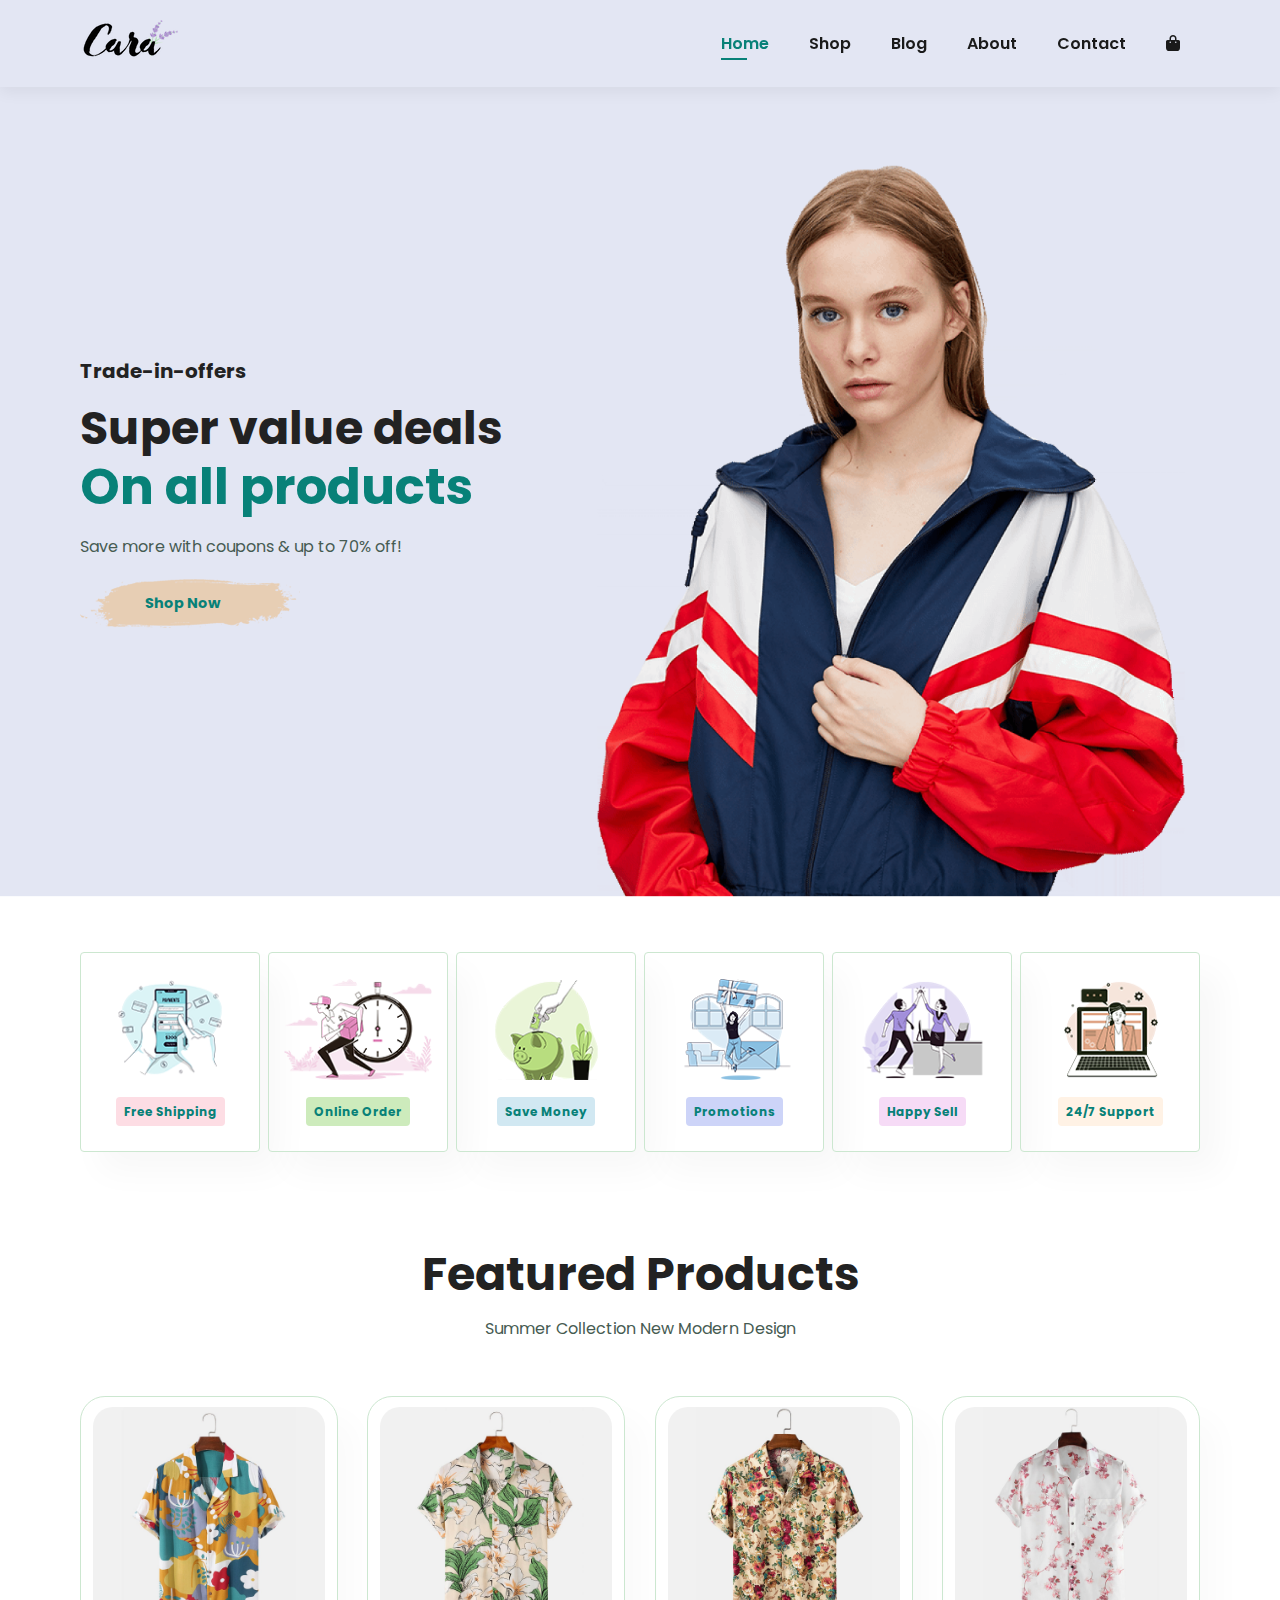
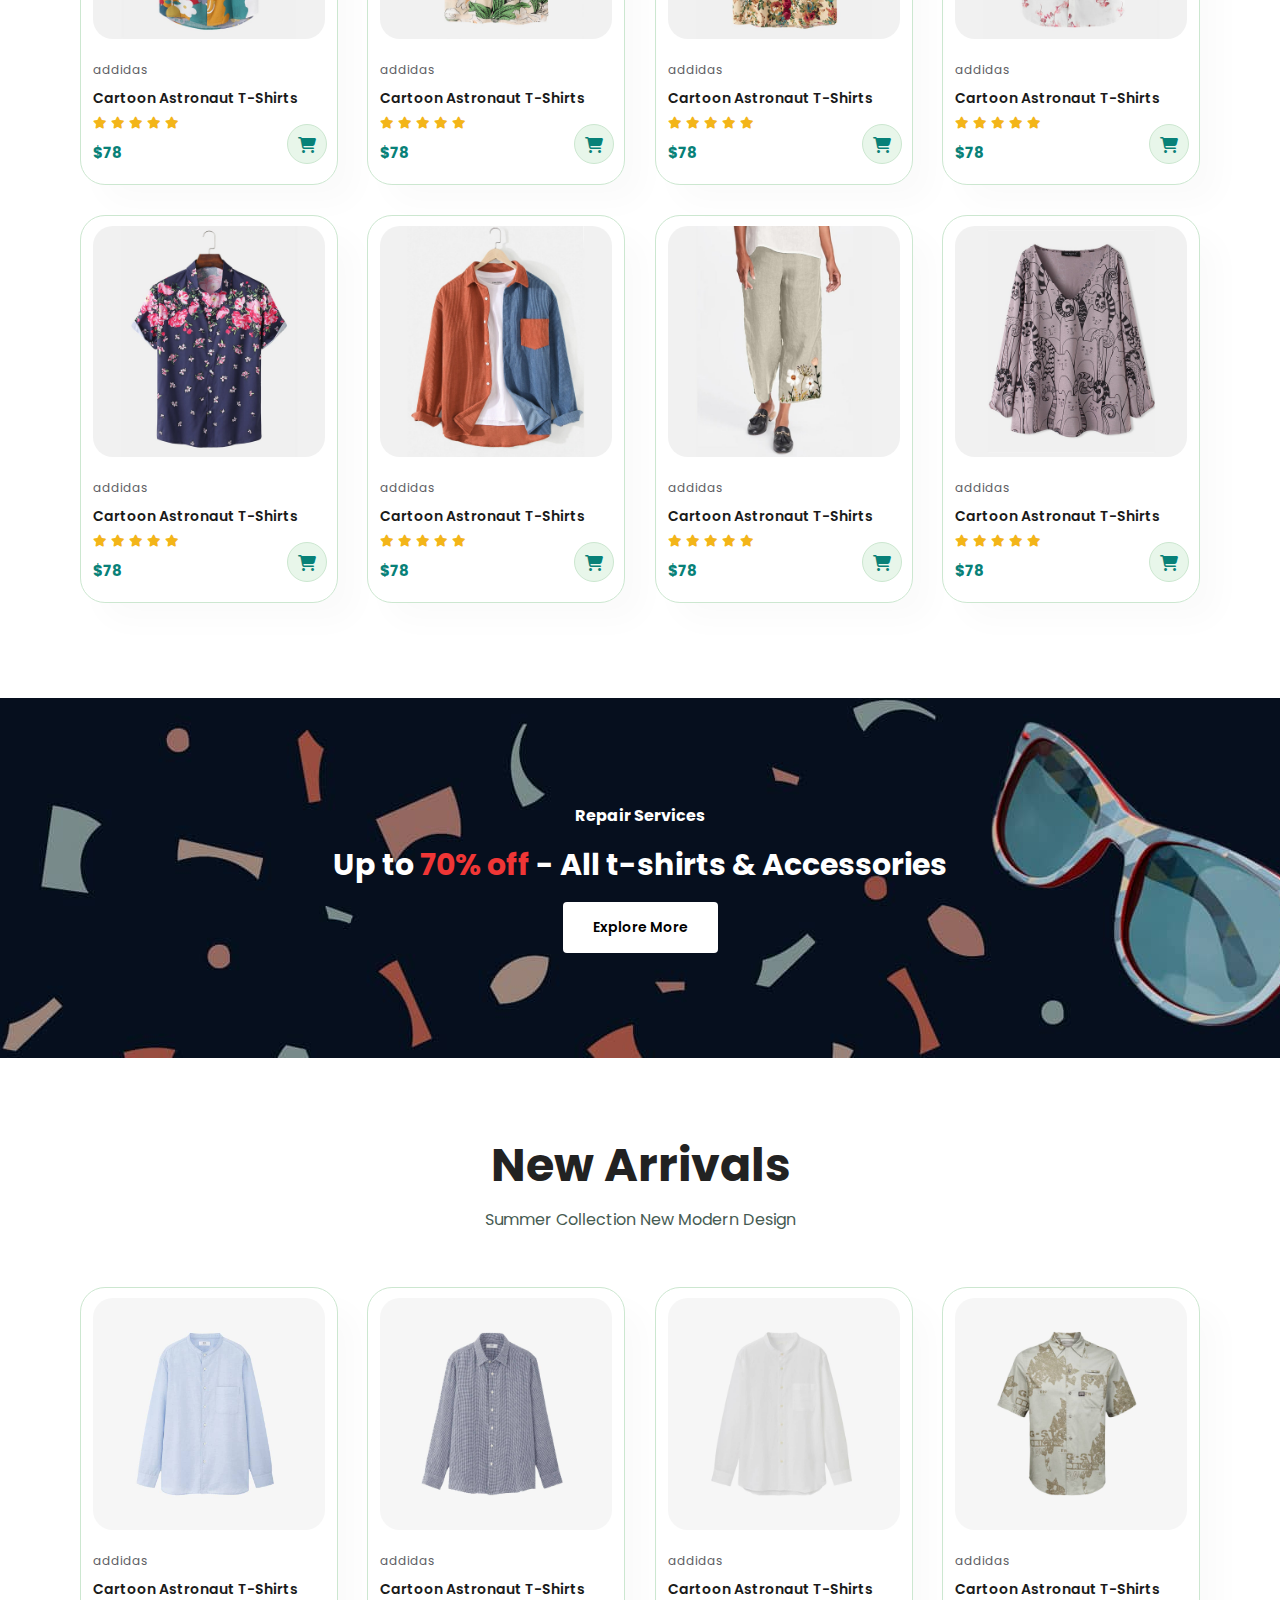
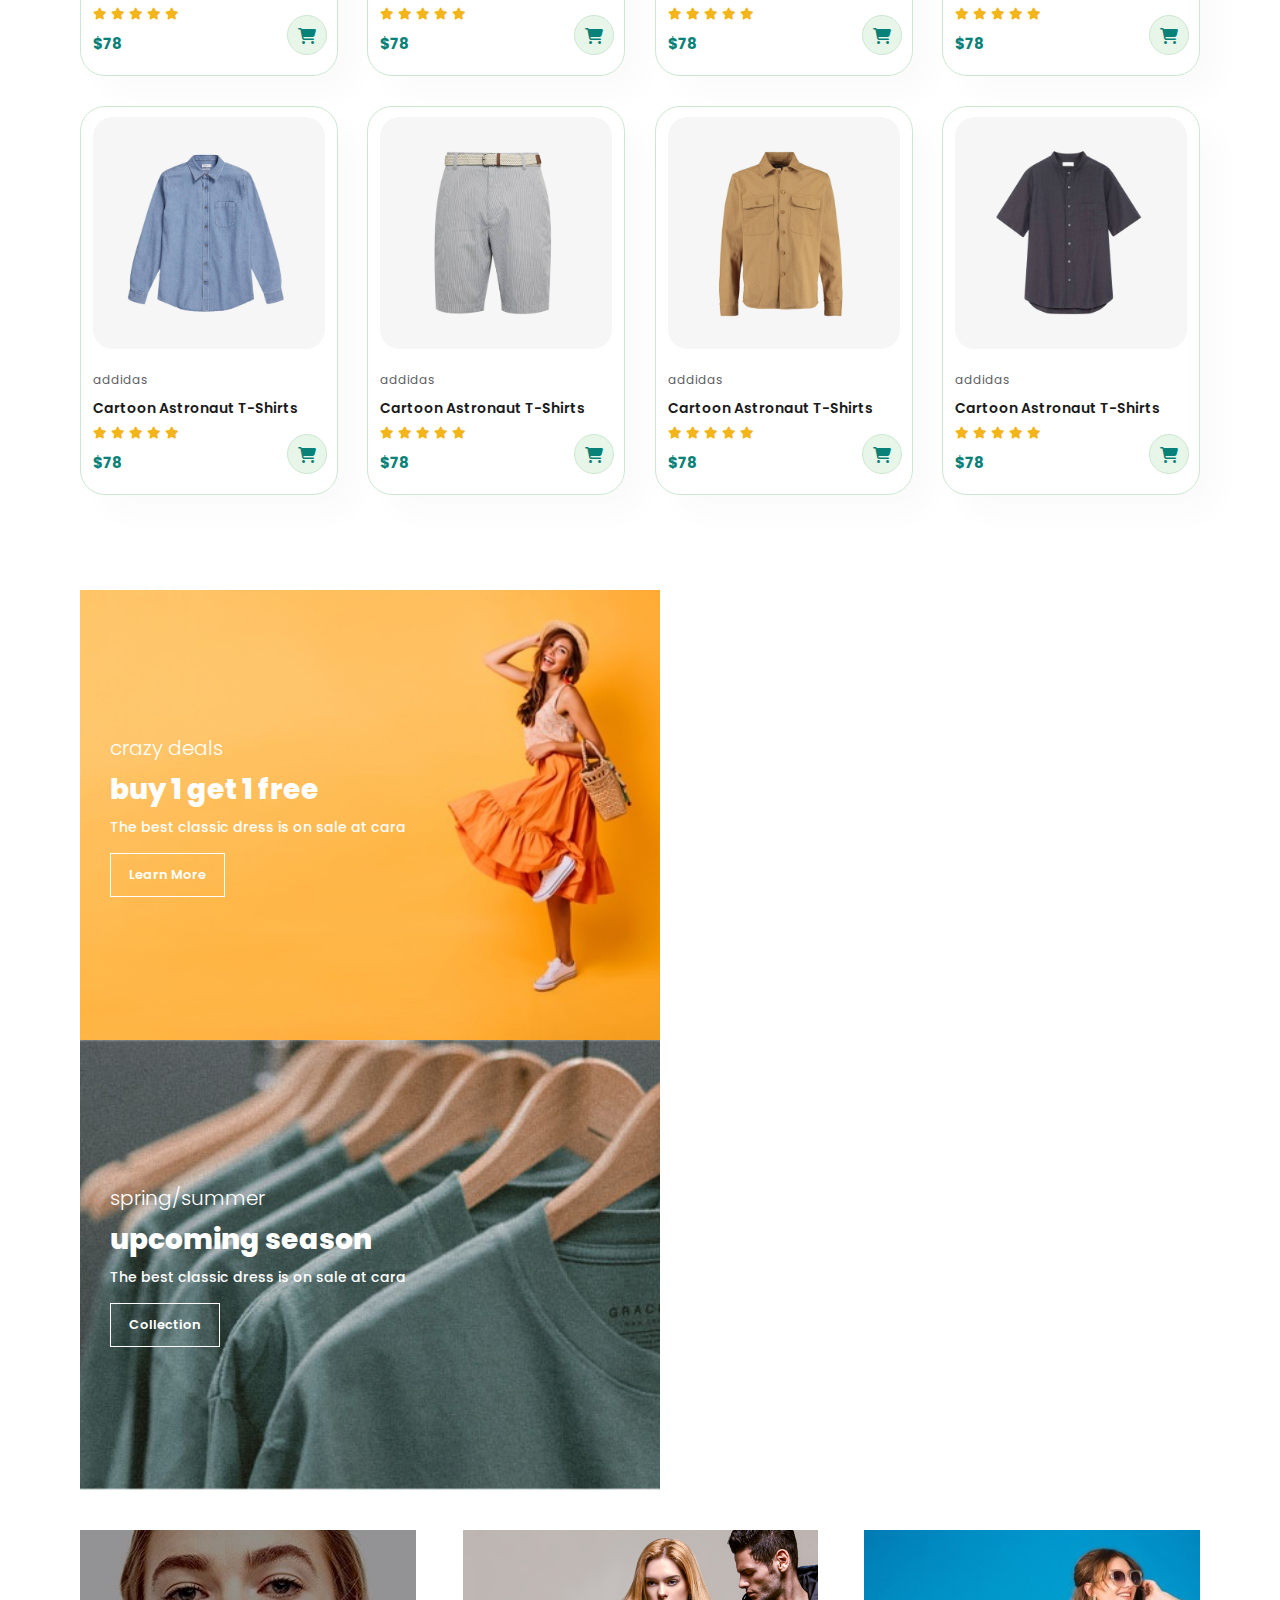
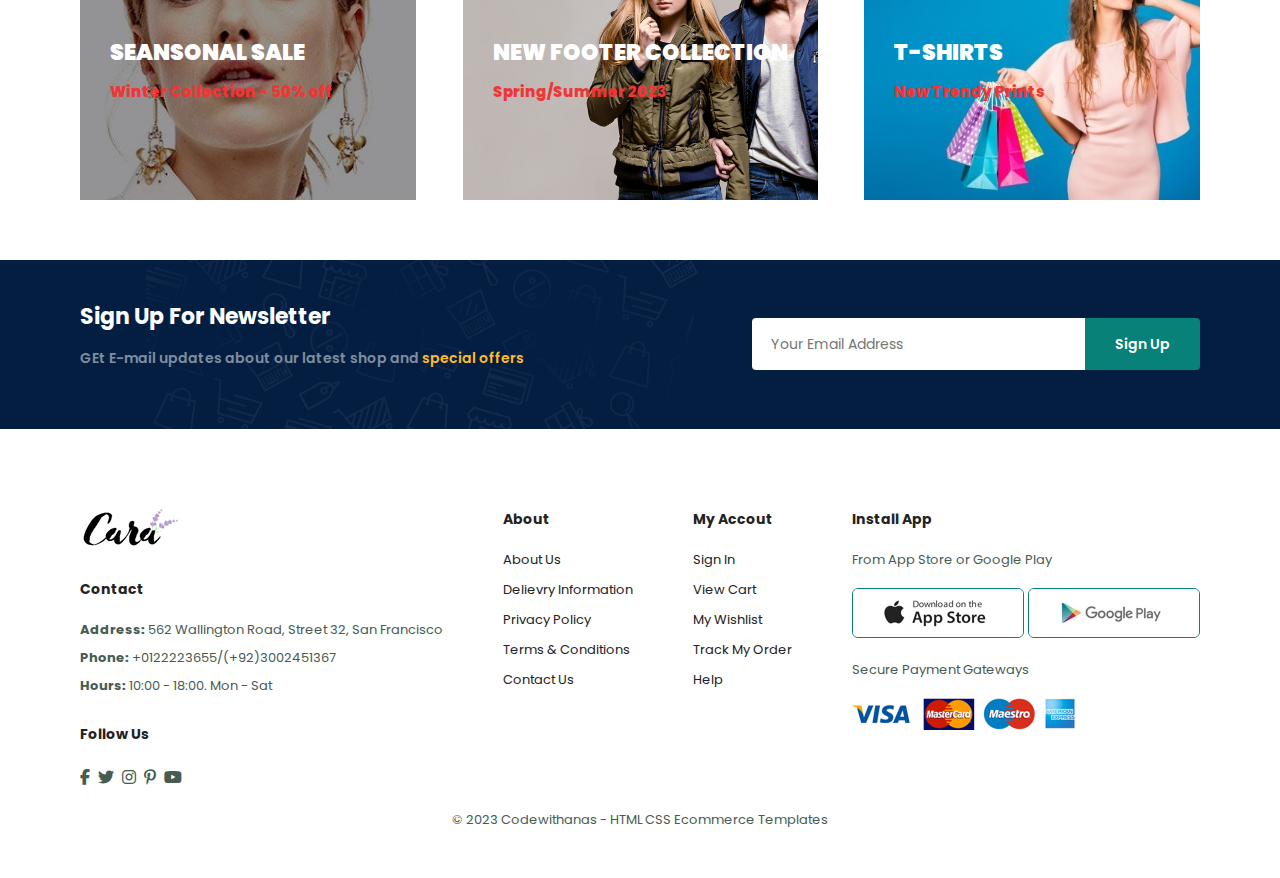
<file: index.html>
<!DOCTYPE html>
<html lang="en">
<head>
    <meta charset="UTF-8">
    <meta http-equiv="X-UA-Compatible" content="IE=edge">
    <meta name="viewport" content="width=device-width, initial-scale=1.0">
    <title>Document</title>
    <link rel="stylesheet" href="https://cdnjs.cloudflare.com/ajax/libs/font-awesome/6.4.0/css/all.min.css"/>
    <link rel="stylesheet" href="css/style.css">
    <link rel="stylesheet" href="css/media.css">
</head>
<body>
    <!-- Header  -->

    <section id="header">
        <a href="index.html"><img src="img/logo.png" class="logo" alt=""></a>
        <div>
            <ul id="navbar">
                <li><a href="index.html" class="active">Home</a></li>
                <li><a href="shop.html">Shop</a></li>
                <li><a href="blog.html">Blog</a></li>
                <li><a href="about.html">About</a></li>
                <li><a href="contact.html">Contact</a></li>
                <li><a href="cart.html" id="cart"><i class="fa-solid fa-bag-shopping"></i></a></li>
                <a href="#" id="close"><i class="fas fa-times"></i></a>
            </ul>
        </div>
        <div id="mobile">
            <a href="cart.html"><i class="fa-solid fa-bag-shopping"></i></a>
            <i class="fas fa-outdent" id="bars"></i>
        </div>
    </section>

    <!-- Hero  -->

    <section id="hero">
        <h4>Trade-in-offers</h4>
        <h2>Super value deals</h2>
        <h1>On all products</h1>
        <p>Save more with coupons & up to 70% off!</p>
        <button>Shop Now</button>
    </section>

    <!-- Feature  -->

    <section id="feature" class="section-p1">
        <div class="fe-box">
            <img src="img/features/f1.png" alt="">
            <h6>Free Shipping</h6>
        </div>

        <div class="fe-box">
            <img src="img/features/f2.png" alt="">
            <h6>Online Order</h6>
        </div>

        <div class="fe-box">
            <img src="img/features/f3.png" alt="">
            <h6>Save Money</h6>
        </div>

        <div class="fe-box">
            <img src="img/features/f4.png" alt="">
            <h6>Promotions</h6>
        </div>

        <div class="fe-box">
            <img src="img/features/f5.png" alt="">
            <h6>Happy Sell</h6>
        </div>

        <div class="fe-box">
            <img src="img/features/f6.png" alt="">
            <h6>24/7 Support</h6>
        </div>
    </section>

    <!-- Featured Product  -->

    <section id="product-1" class="section-p1">
        <h2>Featured Products</h2>
        <p>Summer Collection New Modern Design</p>
        <div class="pro-container">
            <div class="pro">
                <img src="img/products/f1.jpg" alt="">
                <div class="desc">
                    <span>addidas</span>
                    <h5>Cartoon Astronaut T-Shirts</h5>
                    <div class="star">
                        <i class="fas fa-star"></i>
                        <i class="fas fa-star"></i>
                        <i class="fas fa-star"></i>
                        <i class="fas fa-star"></i>
                        <i class="fas fa-star"></i>
                    </div>
                    <h4>$78</h4>
                </div>
                <a href="#"><i class="fas fa-shopping-cart cart"></i></a>
            </div>

            <div class="pro">
                <img src="img/products/f2.jpg" alt="">
                <div class="desc">
                    <span>addidas</span>
                    <h5>Cartoon Astronaut T-Shirts</h5>
                    <div class="star">
                        <i class="fas fa-star"></i>
                        <i class="fas fa-star"></i>
                        <i class="fas fa-star"></i>
                        <i class="fas fa-star"></i>
                        <i class="fas fa-star"></i>
                    </div>
                    <h4>$78</h4>
                </div>
                <a href="#"><i class="fas fa-shopping-cart cart"></i></a>
            </div>

            <div class="pro">
                <img src="img/products/f3.jpg" alt="">
                <div class="desc">
                    <span>addidas</span>
                    <h5>Cartoon Astronaut T-Shirts</h5>
                    <div class="star">
                        <i class="fas fa-star"></i>
                        <i class="fas fa-star"></i>
                        <i class="fas fa-star"></i>
                        <i class="fas fa-star"></i>
                        <i class="fas fa-star"></i>
                    </div>
                    <h4>$78</h4>
                </div>
                <a href="#"><i class="fas fa-shopping-cart cart"></i></a>
            </div>

            <div class="pro">
                <img src="img/products/f4.jpg" alt="">
                <div class="desc">
                    <span>addidas</span>
                    <h5>Cartoon Astronaut T-Shirts</h5>
                    <div class="star">
                        <i class="fas fa-star"></i>
                        <i class="fas fa-star"></i>
                        <i class="fas fa-star"></i>
                        <i class="fas fa-star"></i>
                        <i class="fas fa-star"></i>
                    </div>
                    <h4>$78</h4>
                </div>
                <a href="#"><i class="fas fa-shopping-cart cart"></i></a>
            </div>

            <div class="pro">
                <img src="img/products/f5.jpg" alt="">
                <div class="desc">
                    <span>addidas</span>
                    <h5>Cartoon Astronaut T-Shirts</h5>
                    <div class="star">
                        <i class="fas fa-star"></i>
                        <i class="fas fa-star"></i>
                        <i class="fas fa-star"></i>
                        <i class="fas fa-star"></i>
                        <i class="fas fa-star"></i>
                    </div>
                    <h4>$78</h4>
                </div>
                <a href="#"><i class="fas fa-shopping-cart cart"></i></a>
            </div>

            <div class="pro">
                <img src="img/products/f6.jpg" alt="">
                <div class="desc">
                    <span>addidas</span>
                    <h5>Cartoon Astronaut T-Shirts</h5>
                    <div class="star">
                        <i class="fas fa-star"></i>
                        <i class="fas fa-star"></i>
                        <i class="fas fa-star"></i>
                        <i class="fas fa-star"></i>
                        <i class="fas fa-star"></i>
                    </div>
                    <h4>$78</h4>
                </div>
                <a href="#"><i class="fas fa-shopping-cart cart"></i></a>
            </div>

            <div class="pro">
                <img src="img/products/f7.jpg" alt="">
                <div class="desc">
                    <span>addidas</span>
                    <h5>Cartoon Astronaut T-Shirts</h5>
                    <div class="star">
                        <i class="fas fa-star"></i>
                        <i class="fas fa-star"></i>
                        <i class="fas fa-star"></i>
                        <i class="fas fa-star"></i>
                        <i class="fas fa-star"></i>
                    </div>
                    <h4>$78</h4>
                </div>
                <a href="#"><i class="fas fa-shopping-cart cart"></i></a>
            </div>

            <div class="pro">
                <img src="img/products/f8.jpg" alt="">
                <div class="desc">
                    <span>addidas</span>
                    <h5>Cartoon Astronaut T-Shirts</h5>
                    <div class="star">
                        <i class="fas fa-star"></i>
                        <i class="fas fa-star"></i>
                        <i class="fas fa-star"></i>
                        <i class="fas fa-star"></i>
                        <i class="fas fa-star"></i>
                    </div>
                    <h4>$78</h4>
                </div>
                <a href="#"><i class="fas fa-shopping-cart cart"></i></a>
            </div>
        </div>
    </section>

    <!-- Banner  -->

    <section id="banner" class="section-m1">
        <h4>Repair Services</h4>
        <h2>Up to <span>70% off </span> - All t-shirts & Accessories</h2>
        <button class="normal">Explore More</button>
    </section>

    <!-- New Arrival Products  -->

    <section id="product-1" class="section-p1">
        <h2>New Arrivals</h2>
        <p>Summer Collection New Modern Design</p>
        <div class="pro-container">
            <div class="pro">
                <img src="img/products/n1.jpg" alt="">
                <div class="desc">
                    <span>addidas</span>
                    <h5>Cartoon Astronaut T-Shirts</h5>
                    <div class="star">
                        <i class="fas fa-star"></i>
                        <i class="fas fa-star"></i>
                        <i class="fas fa-star"></i>
                        <i class="fas fa-star"></i>
                        <i class="fas fa-star"></i>
                    </div>
                    <h4>$78</h4>
                </div>
                <a href="#"><i class="fas fa-shopping-cart cart"></i></a>
            </div>

            <div class="pro">
                <img src="img/products/n2.jpg" alt="">
                <div class="desc">
                    <span>addidas</span>
                    <h5>Cartoon Astronaut T-Shirts</h5>
                    <div class="star">
                        <i class="fas fa-star"></i>
                        <i class="fas fa-star"></i>
                        <i class="fas fa-star"></i>
                        <i class="fas fa-star"></i>
                        <i class="fas fa-star"></i>
                    </div>
                    <h4>$78</h4>
                </div>
                <a href="#"><i class="fas fa-shopping-cart cart"></i></a>
            </div>

            <div class="pro">
                <img src="img/products/n3.jpg" alt="">
                <div class="desc">
                    <span>addidas</span>
                    <h5>Cartoon Astronaut T-Shirts</h5>
                    <div class="star">
                        <i class="fas fa-star"></i>
                        <i class="fas fa-star"></i>
                        <i class="fas fa-star"></i>
                        <i class="fas fa-star"></i>
                        <i class="fas fa-star"></i>
                    </div>
                    <h4>$78</h4>
                </div>
                <a href="#"><i class="fas fa-shopping-cart cart"></i></a>
            </div>

            <div class="pro">
                <img src="img/products/n4.jpg" alt="">
                <div class="desc">
                    <span>addidas</span>
                    <h5>Cartoon Astronaut T-Shirts</h5>
                    <div class="star">
                        <i class="fas fa-star"></i>
                        <i class="fas fa-star"></i>
                        <i class="fas fa-star"></i>
                        <i class="fas fa-star"></i>
                        <i class="fas fa-star"></i>
                    </div>
                    <h4>$78</h4>
                </div>
                <a href="#"><i class="fas fa-shopping-cart cart"></i></a>
            </div>

            <div class="pro">
                <img src="img/products/n5.jpg" alt="">
                <div class="desc">
                    <span>addidas</span>
                    <h5>Cartoon Astronaut T-Shirts</h5>
                    <div class="star">
                        <i class="fas fa-star"></i>
                        <i class="fas fa-star"></i>
                        <i class="fas fa-star"></i>
                        <i class="fas fa-star"></i>
                        <i class="fas fa-star"></i>
                    </div>
                    <h4>$78</h4>
                </div>
                <a href="#"><i class="fas fa-shopping-cart cart"></i></a>
            </div>

            <div class="pro">
                <img src="img/products/n6.jpg" alt="">
                <div class="desc">
                    <span>addidas</span>
                    <h5>Cartoon Astronaut T-Shirts</h5>
                    <div class="star">
                        <i class="fas fa-star"></i>
                        <i class="fas fa-star"></i>
                        <i class="fas fa-star"></i>
                        <i class="fas fa-star"></i>
                        <i class="fas fa-star"></i>
                    </div>
                    <h4>$78</h4>
                </div>
                <a href="#"><i class="fas fa-shopping-cart cart"></i></a>
            </div>

            <div class="pro">
                <img src="img/products/n7.jpg" alt="">
                <div class="desc">
                    <span>addidas</span>
                    <h5>Cartoon Astronaut T-Shirts</h5>
                    <div class="star">
                        <i class="fas fa-star"></i>
                        <i class="fas fa-star"></i>
                        <i class="fas fa-star"></i>
                        <i class="fas fa-star"></i>
                        <i class="fas fa-star"></i>
                    </div>
                    <h4>$78</h4>
                </div>
                <a href="#"><i class="fas fa-shopping-cart cart"></i></a>
            </div>

            <div class="pro">
                <img src="img/products/n8.jpg" alt="">
                <div class="desc">
                    <span>addidas</span>
                    <h5>Cartoon Astronaut T-Shirts</h5>
                    <div class="star">
                        <i class="fas fa-star"></i>
                        <i class="fas fa-star"></i>
                        <i class="fas fa-star"></i>
                        <i class="fas fa-star"></i>
                        <i class="fas fa-star"></i>
                    </div>
                    <h4>$78</h4>
                </div>
                <a href="#"><i class="fas fa-shopping-cart cart"></i></a>
            </div>
        </div>
    </section>

    <!-- Small Banner  -->

    <section id="sm-banner" class="section-p1">
        <div class="banner-box">
            <h4>crazy deals</h4>
            <h2>buy 1 get 1 free</h2>
            <span>The best classic dress is on sale at cara</span>
            <button class="white">Learn More</button>
        </div>

        <div class="banner-box banner-box-2">
            <h4>spring/summer</h4>
            <h2>upcoming season</h2>
            <span>The best classic dress is on sale at cara</span>
            <button class="white">Collection</button>
        </div>
    </section>

    <!-- Banners  -->

    <section id="banner-3">
        <div class="banner-box">
            <h2>Seansonal Sale </h2>   
            <h3>Winter Collection - 50% off</h3>        
        </div>

        <div class="banner-box banner-box-2">
            <h2>new footer collection</h2>   
            <h3>Spring/Summer 2023</h3>        
        </div>

        <div class="banner-box banner-box-3">
            <h2>T-shirts</h2>   
            <h3>New Trendy Prints</h3>        
        </div>
    </section>

    <!-- News Letter  -->

    <section id="news-letter" class="section-p1 section-m1">
        <div class="news-text">
            <h4>Sign Up For Newsletter</h4>
            <p>GEt E-mail updates about our latest shop and <span>special offers</span> </p>
        </div>

        <div class="form">
            <input type="text" placeholder="Your Email Address">
            <button class="normal">Sign Up</button>
        </div>
    </section>

    <!-- Footer  -->

    <footer class="section-p1">
        <div class="col">
            <img src="img/logo.png" class="logo" alt="">
            <h4>Contact</h4>
            <p> <strong>Address:</strong> 562 Wallington Road, Street 32, San Francisco</p>
            <p> <strong>Phone:</strong> +0122223655/(+92)3002451367</p>
            <p> <strong>Hours:</strong> 10:00 - 18:00. Mon - Sat</p>

            <div class="follow">
                <h4>Follow Us</h4>
                <div class="icon">
                    <i class="fab fa-facebook-f"></i>
                    <i class="fab fa-twitter"></i>
                    <i class="fab fa-instagram"></i>
                    <i class="fab fa-pinterest-p"></i>
                    <i class="fab fa-youtube"></i>
                </div>
            </div>
        </div>

        <div class="col">
            <h4>About</h4>
            <a href="#">About Us</a>
            <a href="#">Delievry Information</a>
            <a href="#">Privacy Policy</a>
            <a href="#">Terms & Conditions</a>
            <a href="#">Contact Us</a>
        </div>
        
        <div class="col">
            <h4>My Accout</h4>
            <a href="#">Sign In</a>
            <a href="#">View Cart</a>
            <a href="#">My Wishlist</a>
            <a href="#">Track My Order</a>
            <a href="#">Help</a>
        </div>


        <div class="col install">
            <h4>Install App</h4>
            <p>From App Store or Google Play</p>
            <div class="row">
                <img src="img/pay/app.jpg" alt="">
                <img src="img/pay/play.jpg" alt="">
            </div>
            <p>Secure Payment Gateways</p>
            <img src="img/pay/pay.png" alt="">
        </div>
        <div class="copyright">
            <p>&copy; 2023 Codewithanas - HTML CSS Ecommerce Templates</p>
        </div>

    </footer>



    <script src="main.js"></script>
</body>
</html>
</file>
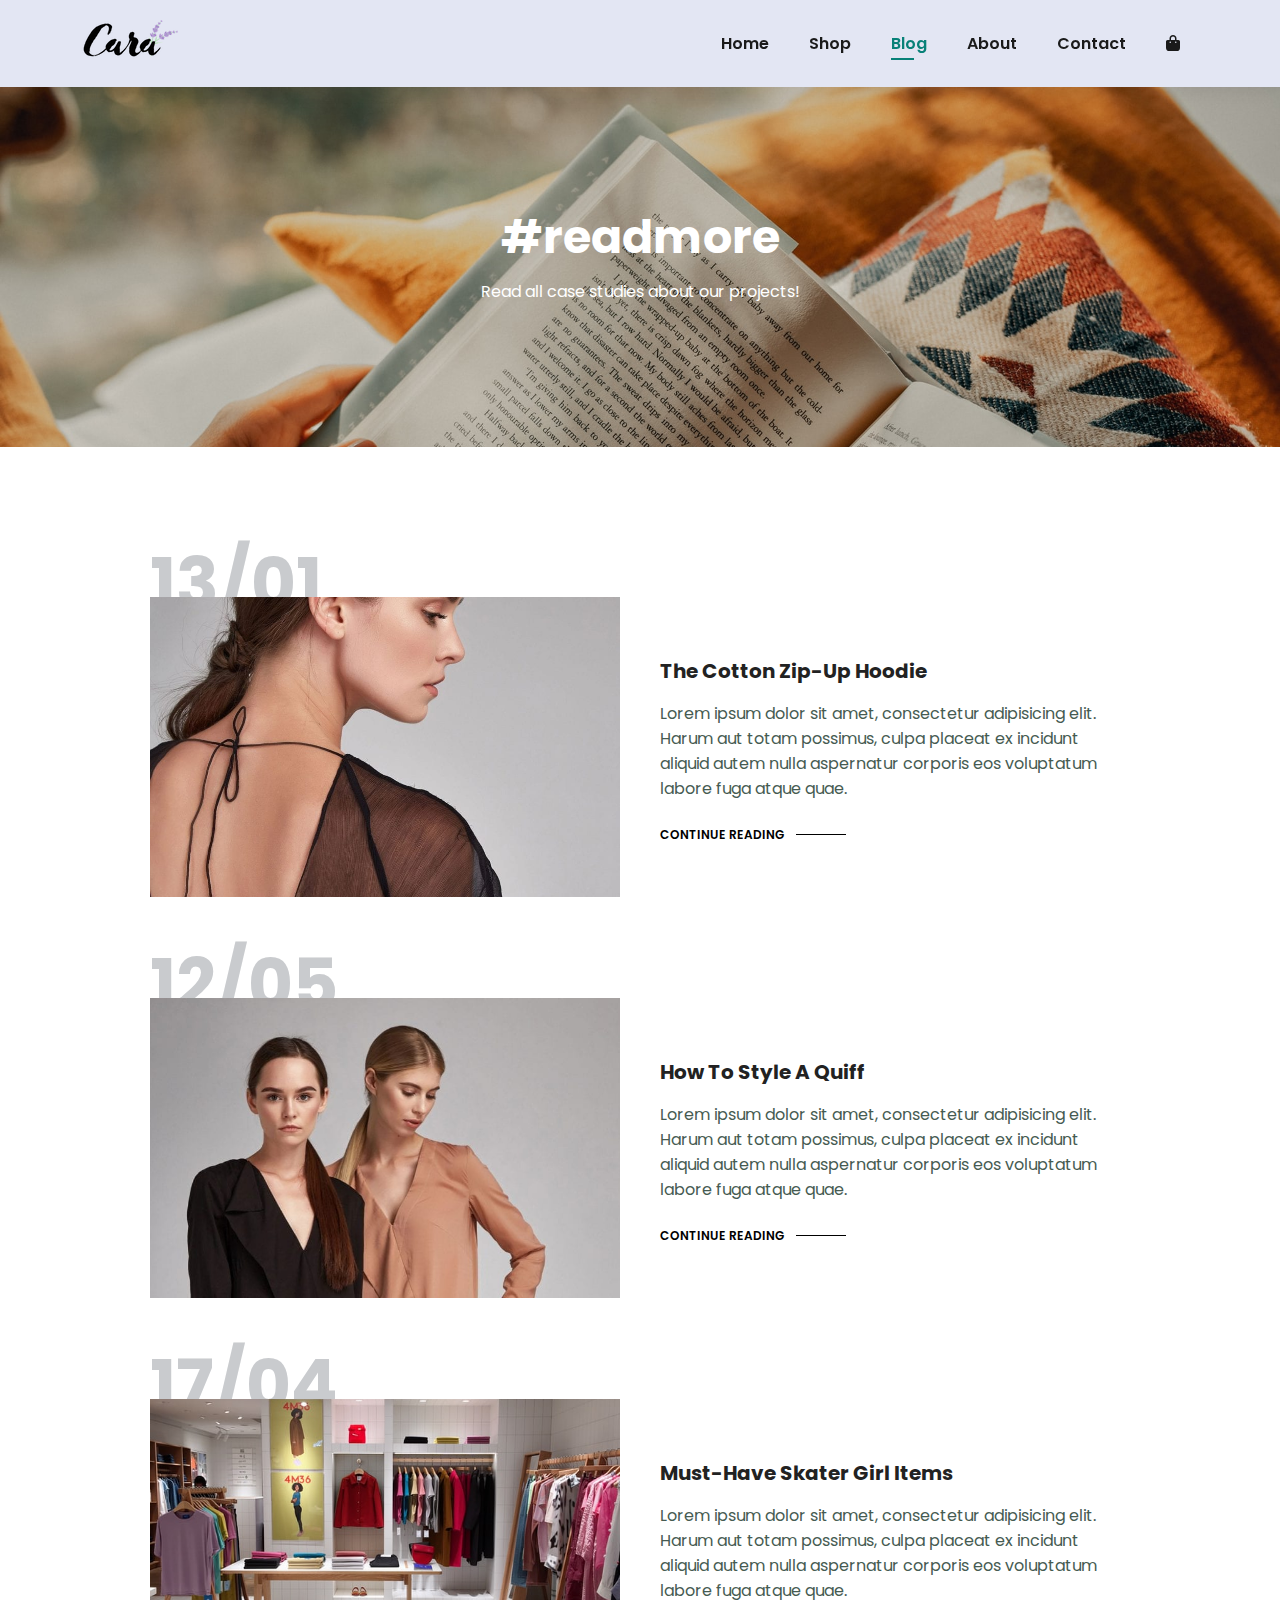
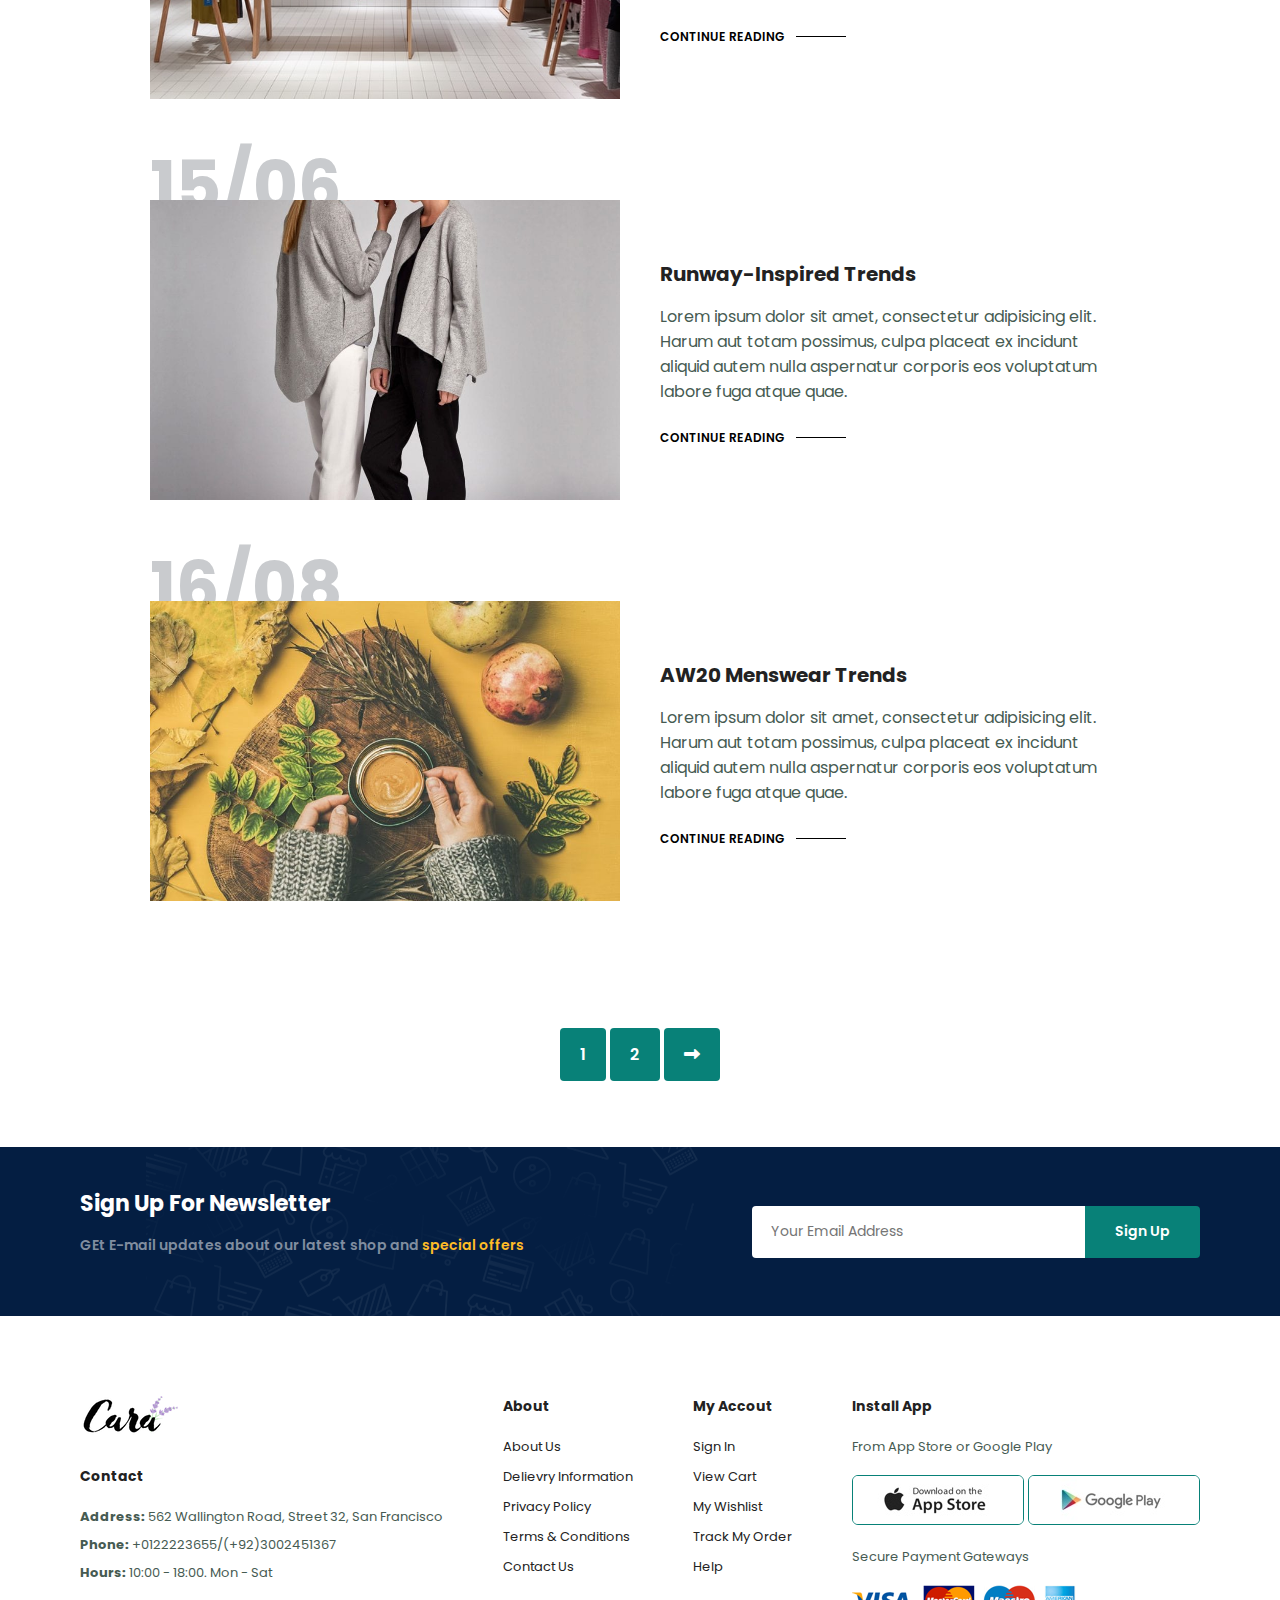
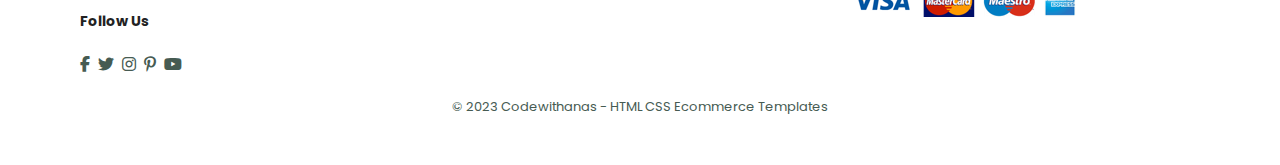
<file: blog.html>
<!DOCTYPE html>
<html lang="en">

<head>
    <meta charset="UTF-8">
    <meta http-equiv="X-UA-Compatible" content="IE=edge">
    <meta name="viewport" content="width=device-width, initial-scale=1.0">
    <title>Document</title>
    <link rel="stylesheet" href="https://cdnjs.cloudflare.com/ajax/libs/font-awesome/6.4.0/css/all.min.css" />
    <link rel="stylesheet" href="css/style.css">
    <link rel="stylesheet" href="css/media.css">
</head>

<body>
    <!-- Header  -->

    <section id="header">
        <a href="index.html"><img src="img/logo.png" class="logo" alt=""></a>
        <div>
            <ul id="navbar">
                <li><a href="index.html">Home</a></li>
                <li><a href="shop.html">Shop</a></li>
                <li><a class="active" href="blog.html">Blog</a></li>
                <li><a href="about.html">About</a></li>
                <li><a href="contact.html">Contact</a></li>
                <li><a href="cart.html" id="cart"><i class="fa-solid fa-bag-shopping"></i></a></li>
                <a href="#" id="close"><i class="fas fa-times"></i></a>
            </ul>
        </div>
        <div id="mobile">
            <a href="cart.html"><i class="fa-solid fa-bag-shopping"></i></a>
            <i class="fas fa-outdent" id="bars"></i>
        </div>
    </section>

    <!-- Hero  -->

    <section id="page-header" class="blog-header">
        <h2>#readmore</h2>
        <p>Read all case studies about our projects!</p>
    </section>

    <!--  Blog Posts   -->
    <section id="blog">
        <div class="blog-box">
            <div class="blog-img">
                <img src="img/blog/b1.jpg" alt="">
            </div>
            <div class="blog-details">
                <h4>The Cotton Zip-Up Hoodie</h4>
                <p>Lorem ipsum dolor sit amet, consectetur adipisicing elit. Harum aut totam possimus, culpa placeat ex incidunt aliquid autem nulla aspernatur corporis eos voluptatum labore fuga atque quae.</p>
                <a href="#">Continue Reading</a>
            </div>
            <h1>13/01</h1>
        </div>

        <div class="blog-box">
            <div class="blog-img">
                <img src="img/blog/b2.jpg" alt="">
            </div>
            <div class="blog-details">
                <h4>How To Style A Quiff</h4>
                <p>Lorem ipsum dolor sit amet, consectetur adipisicing elit. Harum aut totam possimus, culpa placeat ex incidunt aliquid autem nulla aspernatur corporis eos voluptatum labore fuga atque quae.</p>
                <a href="#">Continue Reading</a>
            </div>
            <h1>12/05</h1>
        </div>

        <div class="blog-box">
            <div class="blog-img">
                <img src="img/blog/b3.jpg" alt="">
            </div>
            <div class="blog-details">
                <h4>Must-Have Skater Girl Items</h4>
                <p>Lorem ipsum dolor sit amet, consectetur adipisicing elit. Harum aut totam possimus, culpa placeat ex incidunt aliquid autem nulla aspernatur corporis eos voluptatum labore fuga atque quae.</p>
                <a href="#">Continue Reading</a>
            </div>
            <h1>17/04</h1>
        </div>

        <div class="blog-box">
            <div class="blog-img">
                <img src="img/blog/b4.jpg" alt="">
            </div>
            <div class="blog-details">
                <h4>Runway-Inspired Trends</h4>
                <p>Lorem ipsum dolor sit amet, consectetur adipisicing elit. Harum aut totam possimus, culpa placeat ex incidunt aliquid autem nulla aspernatur corporis eos voluptatum labore fuga atque quae.</p>
                <a href="#">Continue Reading</a>
            </div>
            <h1>15/06</h1>
        </div>

        <div class="blog-box">
            <div class="blog-img">
                <img src="img/blog/b6.jpg" alt="">
            </div>
            <div class="blog-details">
                <h4>AW20 Menswear Trends</h4>
                <p>Lorem ipsum dolor sit amet, consectetur adipisicing elit. Harum aut totam possimus, culpa placeat ex incidunt aliquid autem nulla aspernatur corporis eos voluptatum labore fuga atque quae.</p>
                <a href="#">Continue Reading</a>
            </div>
            <h1>16/08</h1>
        </div>
    </section>




    <!--  Pagination   -->

    <section id="pagination" class="section-p1">
        <a href="#">1</a>
        <a href="#">2</a>
        <a href="#"><i class="fas fa-long-arrow-alt-right"></i></a>
    </section>


    <!-- News Letter  -->

    <section id="news-letter" class="section-p1 section-m1">
        <div class="news-text">
            <h4>Sign Up For Newsletter</h4>
            <p>GEt E-mail updates about our latest shop and <span>special offers</span> </p>
        </div>

        <div class="form">
            <input type="text" placeholder="Your Email Address">
            <button class="normal">Sign Up</button>
        </div>
    </section>

    <!-- Footer  -->

    <footer class="section-p1">
        <div class="col">
            <img src="img/logo.png" class="logo" alt="">
            <h4>Contact</h4>
            <p> <strong>Address:</strong> 562 Wallington Road, Street 32, San Francisco</p>
            <p> <strong>Phone:</strong> +0122223655/(+92)3002451367</p>
            <p> <strong>Hours:</strong> 10:00 - 18:00. Mon - Sat</p>

            <div class="follow">
                <h4>Follow Us</h4>
                <div class="icon">
                    <i class="fab fa-facebook-f"></i>
                    <i class="fab fa-twitter"></i>
                    <i class="fab fa-instagram"></i>
                    <i class="fab fa-pinterest-p"></i>
                    <i class="fab fa-youtube"></i>
                </div>
            </div>
        </div>

        <div class="col">
            <h4>About</h4>
            <a href="#">About Us</a>
            <a href="#">Delievry Information</a>
            <a href="#">Privacy Policy</a>
            <a href="#">Terms & Conditions</a>
            <a href="#">Contact Us</a>
        </div>
        
        <div class="col">
            <h4>My Accout</h4>
            <a href="#">Sign In</a>
            <a href="#">View Cart</a>
            <a href="#">My Wishlist</a>
            <a href="#">Track My Order</a>
            <a href="#">Help</a>
        </div>


        <div class="col install">
            <h4>Install App</h4>
            <p>From App Store or Google Play</p>
            <div class="row">
                <img src="img/pay/app.jpg" alt="">
                <img src="img/pay/play.jpg" alt="">
            </div>
            <p>Secure Payment Gateways</p>
            <img src="img/pay/pay.png" alt="">
        </div>
        <div class="copyright">
            <p>&copy; 2023 Codewithanas - HTML CSS Ecommerce Templates</p>
        </div>

    </footer>



    <script src="main.js"></script>
</body>

</html>
</file>
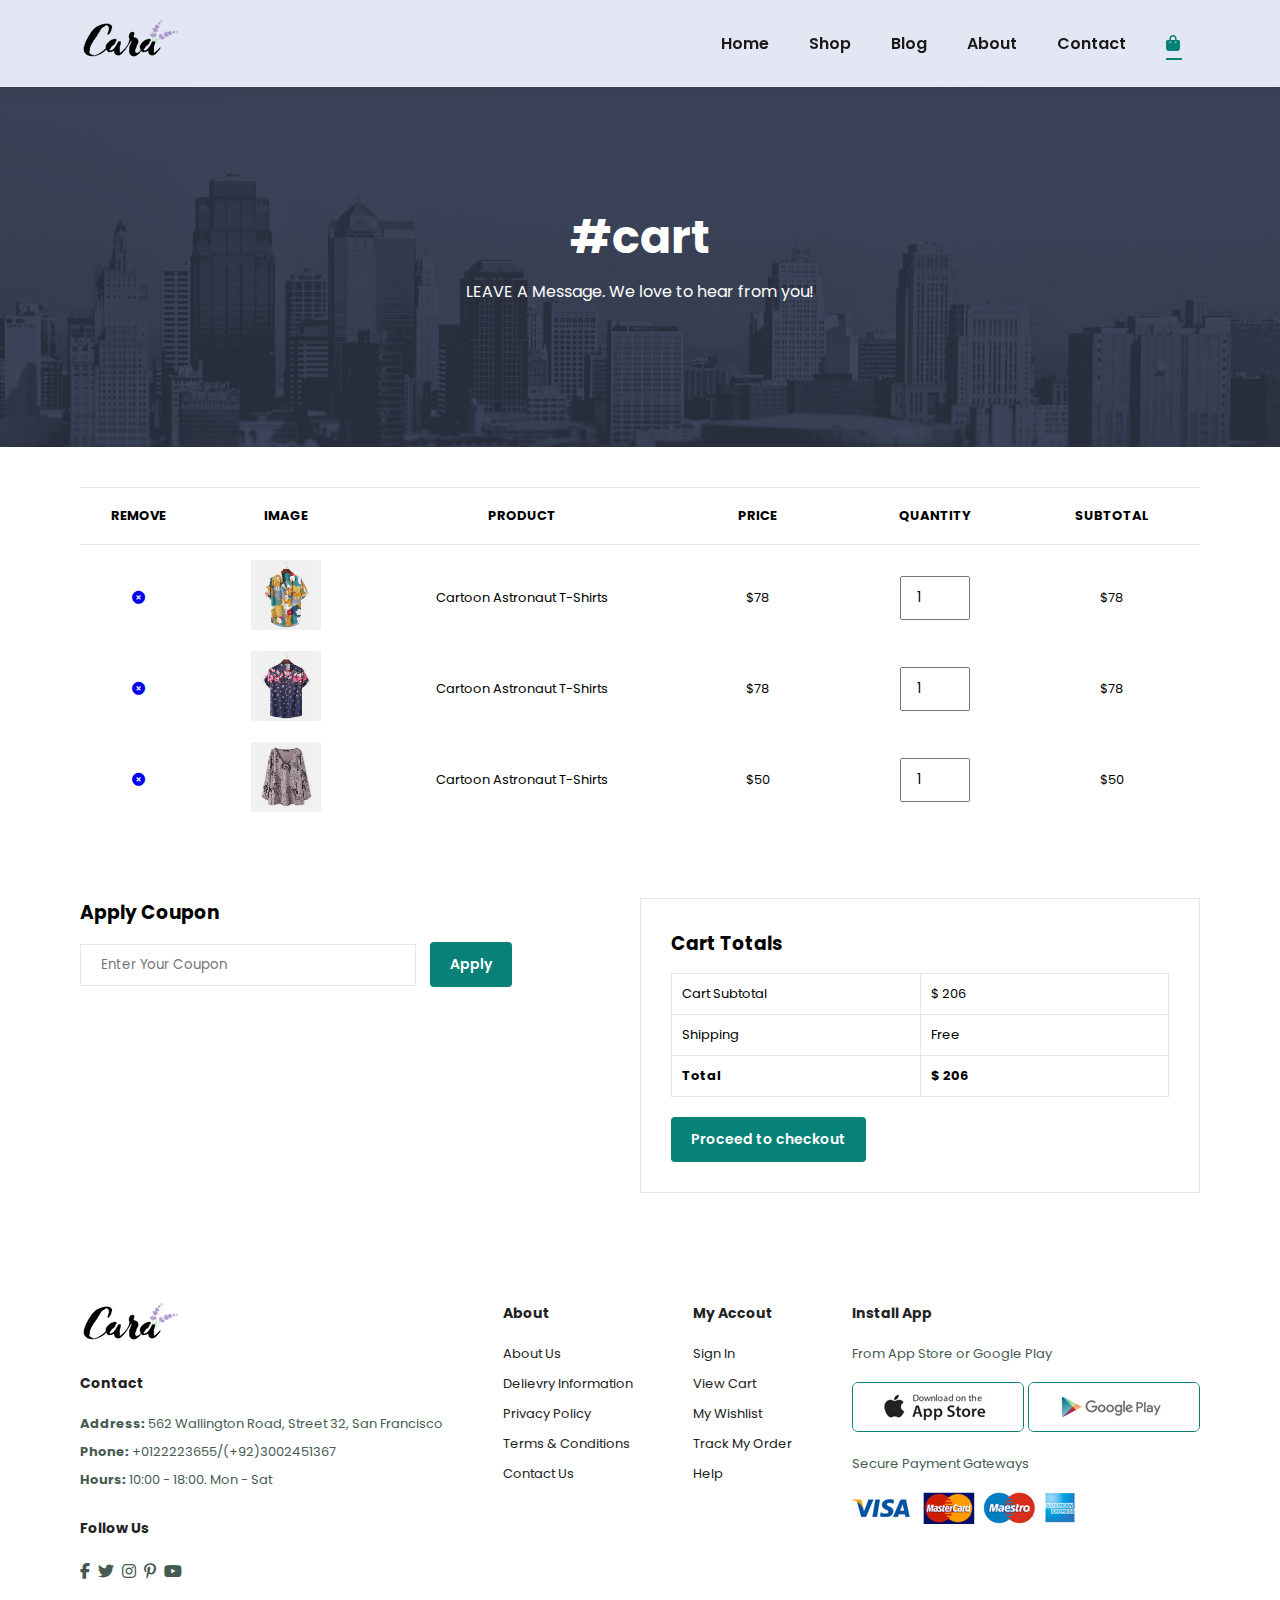
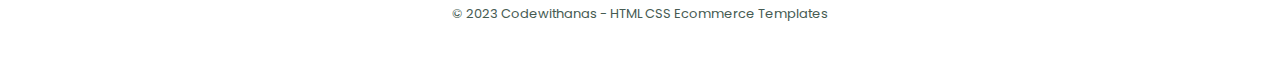
<file: cart.html>
<!DOCTYPE html>
<html lang="en">

<head>
    <meta charset="UTF-8">
    <meta http-equiv="X-UA-Compatible" content="IE=edge">
    <meta name="viewport" content="width=device-width, initial-scale=1.0">
    <title>Document</title>
    <link rel="stylesheet" href="https://cdnjs.cloudflare.com/ajax/libs/font-awesome/6.4.0/css/all.min.css" />
    <link rel="stylesheet" href="css/style.css">
    <link rel="stylesheet" href="css/media.css">
</head>

<body>
    <!-- Header  -->

    <section id="header">
        <a href="index.html"><img src="img/logo.png" class="logo" alt=""></a>
        <div>
            <ul id="navbar">
                <li><a href="index.html">Home</a></li>
                <li><a href="shop.html">Shop</a></li>
                <li><a href="blog.html">Blog</a></li>
                <li><a href="about.html">About</a></li>
                <li><a href="contact.html">Contact</a></li>
                <li><a class="active" href="cart.html" id="cart"><i class="fa-solid fa-bag-shopping"></i></a></li>
                <a href="#" id="close"><i class="fas fa-times"></i></a>
            </ul>
        </div>
        <div id="mobile">
            <a href="cart.html"><i class="fa-solid fa-bag-shopping"></i></a>
            <i class="fas fa-outdent" id="bars"></i>
        </div>
    </section>

    <!-- Hero  -->

    <section id="page-header" class="about-header">
        <h2>#cart</h2>
        <p>LEAVE A Message. We love to hear from you!</p>
    </section>


    <!-- Cart Page  -->

    <section id="cart-page" class="section-p1">
        <table width="100%">
            <thead>
                <tr>
                    <td>Remove</td>
                    <td>Image</td>
                    <td>Product</td>
                    <td>Price</td>
                    <td>Quantity</td>
                    <td>Subtotal</td>
                </tr>
            </thead>
            <tbody>
                <tr>
                    <td><a href="#"><i class="fas fa-times-circle"></i> </a></td>
                    <td><img src="img/products/f1.jpg" alt=""></td>
                    <td>Cartoon Astronaut T-Shirts</td>
                    <td>$78</td>
                    <td><input type="number" value="1"></td>
                    <td>$78</td>
                </tr>

                <tr>
                    <td><a href="#"><i class="fas fa-times-circle"></i> </a></td>
                    <td><img src="img/products/f5.jpg" alt=""></td>
                    <td>Cartoon Astronaut T-Shirts</td>
                    <td>$78</td>
                    <td><input type="number" value="1"></td>
                    <td>$78</td>
                </tr>

                <tr>
                    <td><a href="#"><i class="fas fa-times-circle"></i> </a></td>
                    <td><img src="img/products/f8.jpg" alt=""></td>
                    <td>Cartoon Astronaut T-Shirts</td>
                    <td>$50</td>
                    <td><input type="number" value="1"></td>
                    <td>$50</td>
                </tr>
            </tbody>
        </table>
    </section>

    <section id="cart-add" class="section-p1">
        <div id="coupon">
            <h3>Apply Coupon</h3>
            <div>
                <input type="text" placeholder="Enter Your Coupon">
                <button class="normal">Apply</button>
            </div>
        </div>

        <div id="sub-total">
            <h3>Cart Totals</h3>
            <table>
                <tr>
                    <td>Cart Subtotal</td>
                    <td>$ 206</td>
                </tr>
                <tr>
                    <td>Shipping</td>
                    <td>Free</td>
                </tr>
                <tr>
                    <td><strong>Total</strong></td>
                    <td><strong>$ 206</strong></td>
                </tr>

            </table>
            <button class="normal">Proceed to checkout</button>
        </div>
    </section>





    <!-- Footer  -->

    <footer class="section-p1">
        <div class="col">
            <img src="img/logo.png" class="logo" alt="">
            <h4>Contact</h4>
            <p> <strong>Address:</strong> 562 Wallington Road, Street 32, San Francisco</p>
            <p> <strong>Phone:</strong> +0122223655/(+92)3002451367</p>
            <p> <strong>Hours:</strong> 10:00 - 18:00. Mon - Sat</p>

            <div class="follow">
                <h4>Follow Us</h4>
                <div class="icon">
                    <i class="fab fa-facebook-f"></i>
                    <i class="fab fa-twitter"></i>
                    <i class="fab fa-instagram"></i>
                    <i class="fab fa-pinterest-p"></i>
                    <i class="fab fa-youtube"></i>
                </div>
            </div>
        </div>

        <div class="col">
            <h4>About</h4>
            <a href="#">About Us</a>
            <a href="#">Delievry Information</a>
            <a href="#">Privacy Policy</a>
            <a href="#">Terms & Conditions</a>
            <a href="#">Contact Us</a>
        </div>

        <div class="col">
            <h4>My Accout</h4>
            <a href="#">Sign In</a>
            <a href="#">View Cart</a>
            <a href="#">My Wishlist</a>
            <a href="#">Track My Order</a>
            <a href="#">Help</a>
        </div>

        <div class="col install">
            <h4>Install App</h4>
            <p>From App Store or Google Play</p>
            <div class="row">
                <img src="img/pay/app.jpg" alt="">
                <img src="img/pay/play.jpg" alt="">
            </div>
            <p>Secure Payment Gateways</p>
            <img src="img/pay/pay.png" alt="">
        </div>
        <div class="copyright">
            <p>&copy; 2023 Codewithanas - HTML CSS Ecommerce Templates</p>
        </div>

    </footer>



    <script src="main.js"></script>
</body>

</html>
</file>
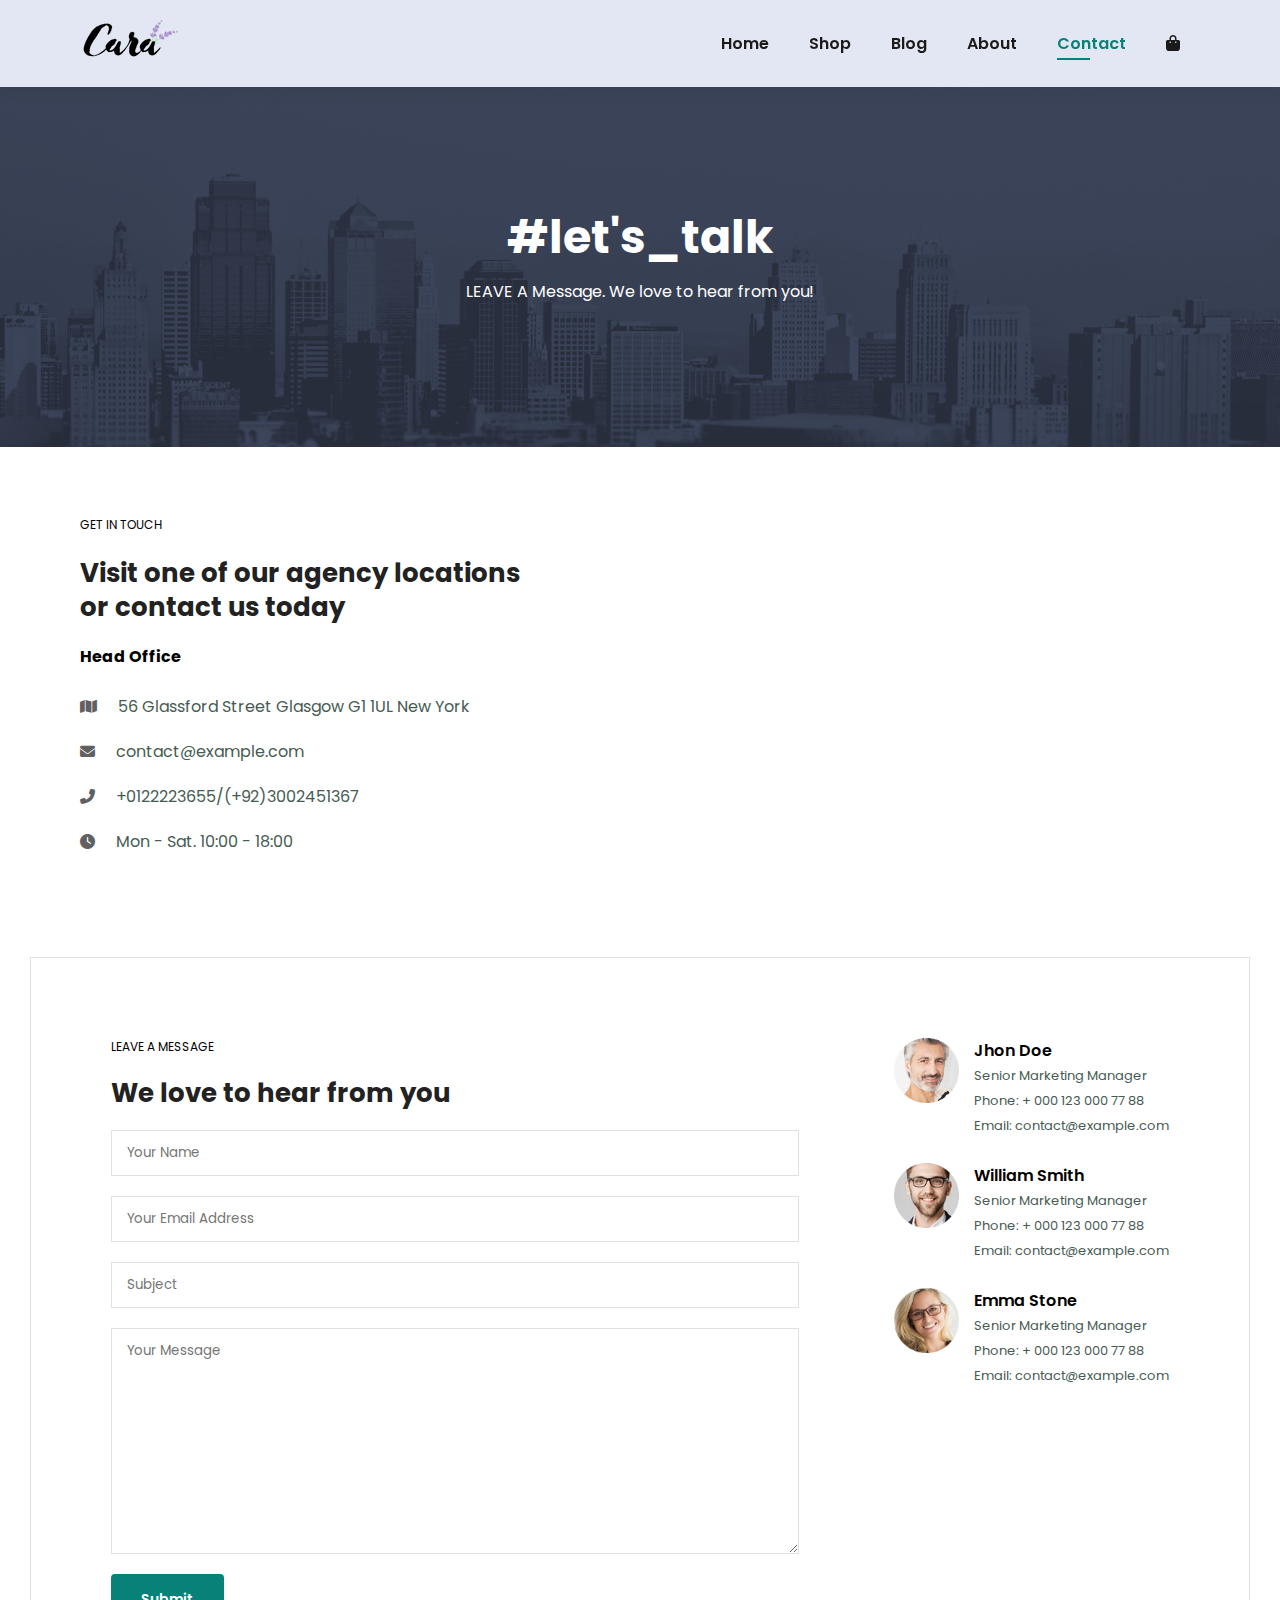
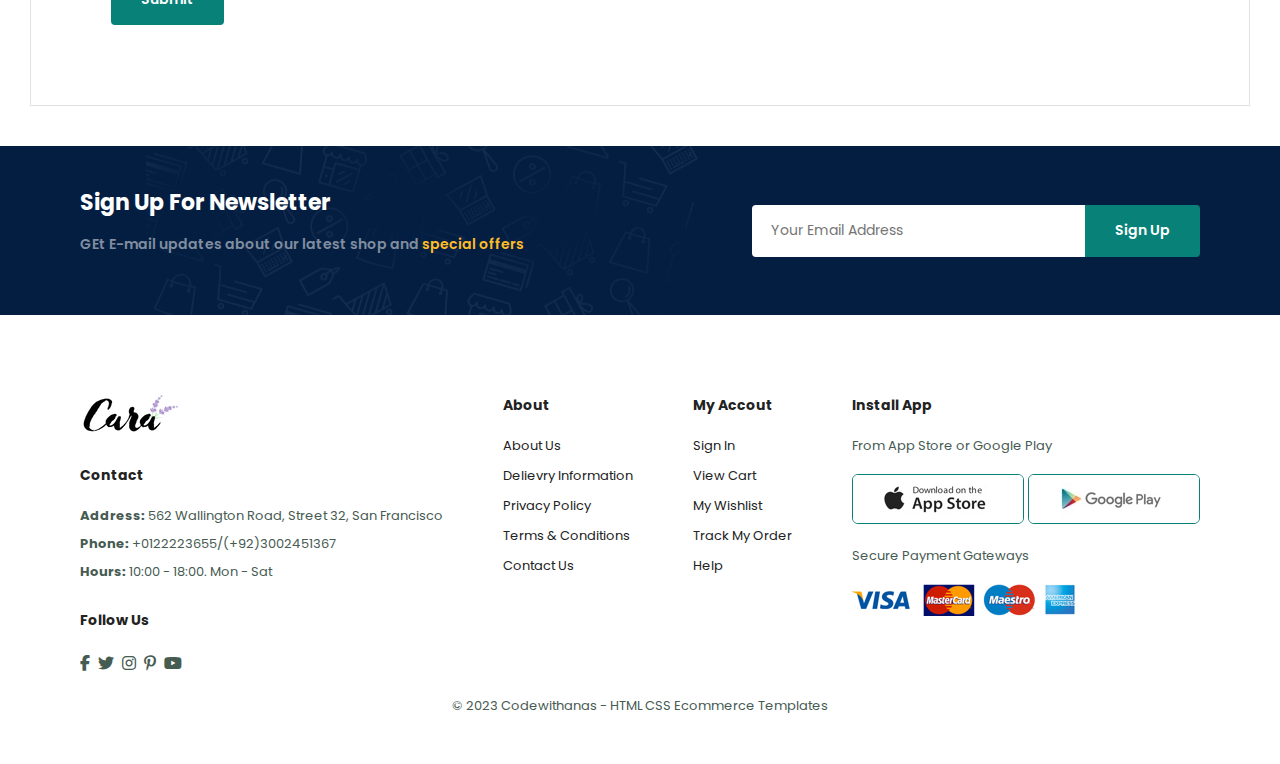
<file: contact.html>
<!DOCTYPE html>
<html lang="en">

<head>
    <meta charset="UTF-8">
    <meta http-equiv="X-UA-Compatible" content="IE=edge">
    <meta name="viewport" content="width=device-width, initial-scale=1.0">
    <title>Document</title>
    <link rel="stylesheet" href="https://cdnjs.cloudflare.com/ajax/libs/font-awesome/6.4.0/css/all.min.css" />
    <link rel="stylesheet" href="css/style.css">
    <link rel="stylesheet" href="css/media.css">
</head>

<body>
    <!-- Header  -->

    <section id="header">
        <a href="index.html"><img src="img/logo.png" class="logo" alt=""></a>
        <div>
            <ul id="navbar">
                <li><a href="index.html">Home</a></li>
                <li><a href="shop.html">Shop</a></li>
                <li><a href="blog.html">Blog</a></li>
                <li><a href="about.html">About</a></li>
                <li><a class="active" href="contact.html">Contact</a></li>
                <li><a href="cart.html" id="cart"><i class="fa-solid fa-bag-shopping"></i></a></li>
                <a href="#" id="close"><i class="fas fa-times"></i></a>
            </ul>
        </div>
        <div id="mobile">
            <a href="cart.html"><i class="fa-solid fa-bag-shopping"></i></a>
            <i class="fas fa-outdent" id="bars"></i>
        </div>
    </section>

    <!-- Hero  -->

    <section id="page-header" class="about-header">
        <h2>#let's_talk</h2>
        <p>LEAVE A Message. We love to hear from you!</p>
    </section>

    <!-- Contact Details  -->

    <section id="contact-details" class="section-p1">
        <div class="details">
            <span>GET IN TOUCH</span>
            <h2>Visit one of our agency locations or contact us today</h2>
            <h3>Head Office</h3>
            <div>
                <li>
                    <i class="fas fa-map"></i>
                    <p>56 Glassford Street Glasgow G1 1UL New York</p>
                </li>

                <li>
                    <i class="fas fa-envelope"></i>
                    <p>contact@example.com</p>
                </li>

                <li>
                    <i class="fas fa-phone-alt"></i>
                    <p>+0122223655/(+92)3002451367</p>
                </li>

                <li>
                    <i class="fas fa-clock"></i>
                    <p>Mon - Sat.  10:00 - 18:00</p>
                </li>
            </div>
        </div>

        <div class="map">
            <iframe
                src="https://www.google.com/maps/embed?pb=!1m18!1m12!1m3!1d387194.06234425615!2d-74.30933206527232!3d40.69701927394442!2m3!1f0!2f0!3f0!3m2!1i1024!2i768!4f13.1!3m3!1m2!1s0x89c25090129c363d%3A0x40c6a5770d25022b!2sStatue%20of%20Liberty!5e0!3m2!1sen!2s!4v1684233006701!5m2!1sen!2s"
                width="600" height="450" style="border:0;" allowfullscreen="" loading="lazy"
                referrerpolicy="no-referrer-when-downgrade"></iframe>
        </div>
    </section>


    <!-- Form Details  -->

    <section id="from-details">
        <form action="">
            <span>LEAVE A MESSAGE</span>
            <h2>We love to hear from you</h2>
            <input type="text" placeholder="Your Name">
            <input type="email" placeholder="Your Email Address">
            <input type="text" placeholder="Subject">
            <textarea name="" id="" cols="30" rows="10" placeholder="Your Message"></textarea>
            <button class="normal">Submit</button>
        </form>

        <div class="people">
            <div>
                <img src="img/people/1.png" alt="">
                <p><span>Jhon Doe</span> Senior Marketing Manager <br> Phone: + 000 123 000 77 88 <br> Email:
                    contact@example.com </p>
            </div>



            <div>
                <img src="img/people/2.png" alt="">
                <p><span>William Smith</span> Senior Marketing Manager <br> Phone: + 000 123 000 77 88 <br> Email:
                    contact@example.com </p>
            </div>



            <div>
                <img src="img/people/3.png" alt="">
                <p><span>Emma Stone</span> Senior Marketing Manager <br> Phone: + 000 123 000 77 88 <br> Email:
                    contact@example.com </p>
            </div>

    </section>




    <!-- News Letter  -->

    <section id="news-letter" class="section-p1 section-m1">
        <div class="news-text">
            <h4>Sign Up For Newsletter</h4>
            <p>GEt E-mail updates about our latest shop and <span>special offers</span> </p>
        </div>

        <div class="form">
            <input type="text" placeholder="Your Email Address">
            <button class="normal">Sign Up</button>
        </div>
    </section>


    <!-- Footer  -->

    <footer class="section-p1">
        <div class="col">
            <img src="img/logo.png" class="logo" alt="">
            <h4>Contact</h4>
            <p> <strong>Address:</strong> 562 Wallington Road, Street 32, San Francisco</p>
            <p> <strong>Phone:</strong> +0122223655/(+92)3002451367</p>
            <p> <strong>Hours:</strong> 10:00 - 18:00. Mon - Sat</p>

            <div class="follow">
                <h4>Follow Us</h4>
                <div class="icon">
                    <i class="fab fa-facebook-f"></i>
                    <i class="fab fa-twitter"></i>
                    <i class="fab fa-instagram"></i>
                    <i class="fab fa-pinterest-p"></i>
                    <i class="fab fa-youtube"></i>
                </div>
            </div>
        </div>

        <div class="col">
            <h4>About</h4>
            <a href="#">About Us</a>
            <a href="#">Delievry Information</a>
            <a href="#">Privacy Policy</a>
            <a href="#">Terms & Conditions</a>
            <a href="#">Contact Us</a>
        </div>

        <div class="col">
            <h4>My Accout</h4>
            <a href="#">Sign In</a>
            <a href="#">View Cart</a>
            <a href="#">My Wishlist</a>
            <a href="#">Track My Order</a>
            <a href="#">Help</a>
        </div>


        <div class="col install">
            <h4>Install App</h4>
            <p>From App Store or Google Play</p>
            <div class="row">
                <img src="img/pay/app.jpg" alt="">
                <img src="img/pay/play.jpg" alt="">
            </div>
            <p>Secure Payment Gateways</p>
            <img src="img/pay/pay.png" alt="">
        </div>
        <div class="copyright">
            <p>&copy; 2023 Codewithanas - HTML CSS Ecommerce Templates</p>
        </div>

    </footer>



    <script src="main.js"></script>
</body>

</html>
</file>
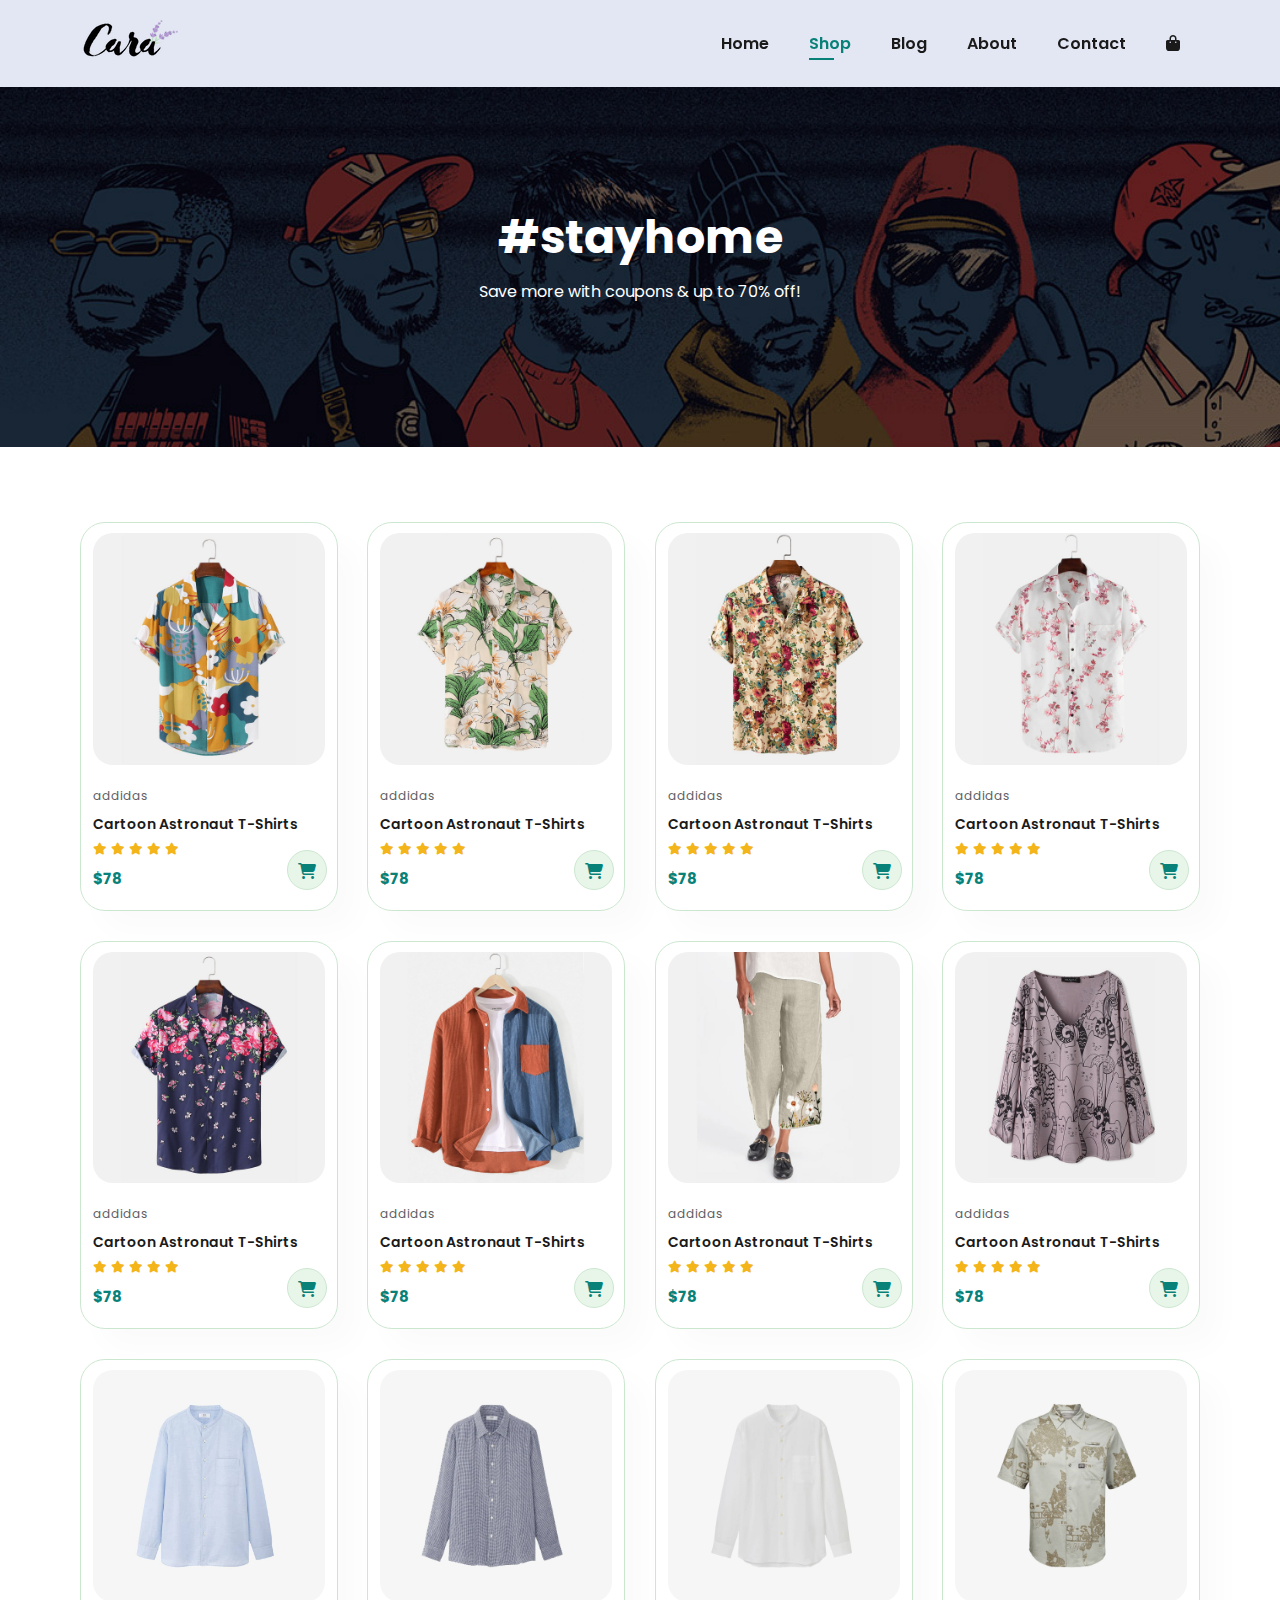
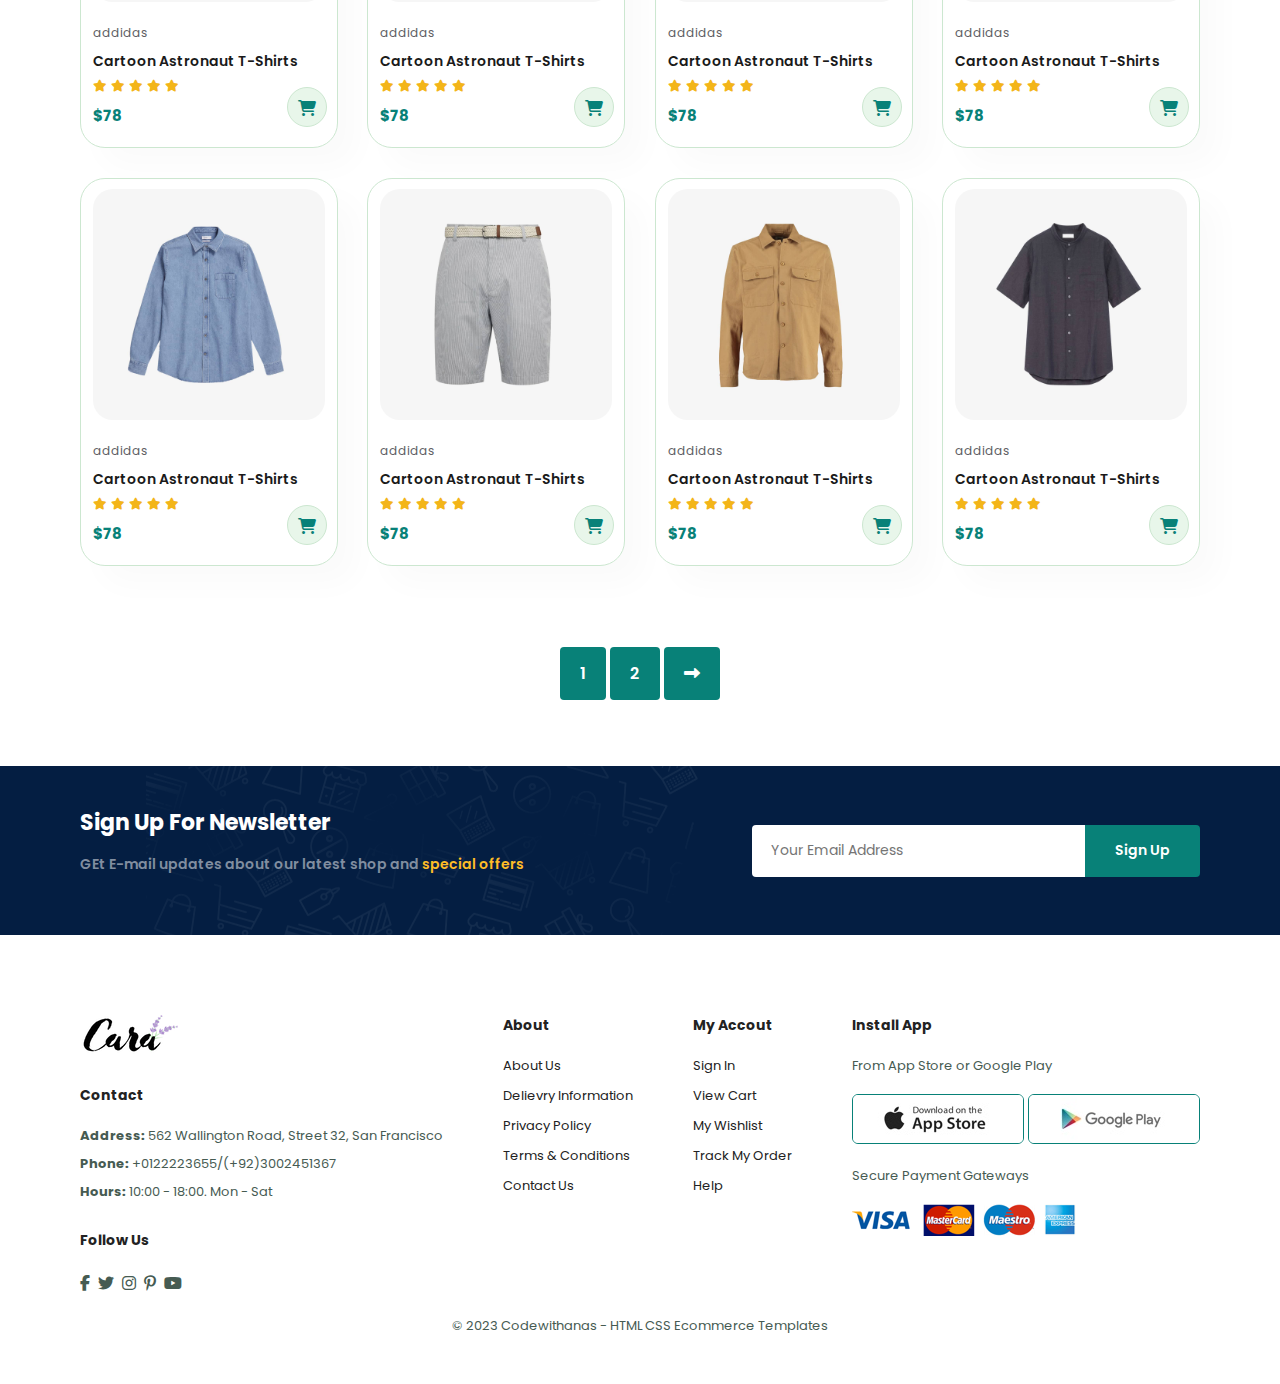
<file: shop.html>
<!DOCTYPE html>
<html lang="en">

<head>
    <meta charset="UTF-8">
    <meta http-equiv="X-UA-Compatible" content="IE=edge">
    <meta name="viewport" content="width=device-width, initial-scale=1.0">
    <title>Document</title>
    <link rel="stylesheet" href="https://cdnjs.cloudflare.com/ajax/libs/font-awesome/6.4.0/css/all.min.css" />
    <link rel="stylesheet" href="css/style.css">
    <link rel="stylesheet" href="css/media.css">
</head>

<body>
    <!-- Header  -->

    <section id="header">
        <a href="index.html"><img src="img/logo.png" class="logo" alt=""></a>
        <div>
            <ul id="navbar">
                <li><a href="index.html">Home</a></li>
                <li><a class="active" href="shop.html">Shop</a></li>
                <li><a href="blog.html">Blog</a></li>
                <li><a href="about.html">About</a></li>
                <li><a href="contact.html">Contact</a></li>
                <li><a href="cart.html" id="cart"><i class="fa-solid fa-bag-shopping"></i></a></li>
                <a href="#" id="close"><i class="fas fa-times"></i></a>
            </ul>
        </div>
        <div id="mobile">
            <a href="cart.html"><i class="fa-solid fa-bag-shopping"></i></a>
            <i class="fas fa-outdent" id="bars"></i>
        </div>
    </section>

    <!-- Hero  -->

    <section id="page-header">
        <h2>#stayhome</h2>
        <p>Save more with coupons & up to 70% off!</p>
    </section>



    <!--  Products  -->

    <section id="product-1" class="section-p1">
        <div class="pro-container">
            <div class="pro" onclick="window.location.href = 'sproduct.html';">
                <img src="img/products/f1.jpg" alt="">
                <div class="desc">
                    <span>addidas</span>
                    <h5>Cartoon Astronaut T-Shirts</h5>
                    <div class="star">
                        <i class="fas fa-star"></i>
                        <i class="fas fa-star"></i>
                        <i class="fas fa-star"></i>
                        <i class="fas fa-star"></i>
                        <i class="fas fa-star"></i>
                    </div>
                    <h4>$78</h4>
                </div>
                <a href="#"><i class="fas fa-shopping-cart cart"></i></a>
            </div>

            <div class="pro">
                <img src="img/products/f2.jpg" alt="">
                <div class="desc">
                    <span>addidas</span>
                    <h5>Cartoon Astronaut T-Shirts</h5>
                    <div class="star">
                        <i class="fas fa-star"></i>
                        <i class="fas fa-star"></i>
                        <i class="fas fa-star"></i>
                        <i class="fas fa-star"></i>
                        <i class="fas fa-star"></i>
                    </div>
                    <h4>$78</h4>
                </div>
                <a href="#"><i class="fas fa-shopping-cart cart"></i></a>
            </div>

            <div class="pro">
                <img src="img/products/f3.jpg" alt="">
                <div class="desc">
                    <span>addidas</span>
                    <h5>Cartoon Astronaut T-Shirts</h5>
                    <div class="star">
                        <i class="fas fa-star"></i>
                        <i class="fas fa-star"></i>
                        <i class="fas fa-star"></i>
                        <i class="fas fa-star"></i>
                        <i class="fas fa-star"></i>
                    </div>
                    <h4>$78</h4>
                </div>
                <a href="#"><i class="fas fa-shopping-cart cart"></i></a>
            </div>

            <div class="pro">
                <img src="img/products/f4.jpg" alt="">
                <div class="desc">
                    <span>addidas</span>
                    <h5>Cartoon Astronaut T-Shirts</h5>
                    <div class="star">
                        <i class="fas fa-star"></i>
                        <i class="fas fa-star"></i>
                        <i class="fas fa-star"></i>
                        <i class="fas fa-star"></i>
                        <i class="fas fa-star"></i>
                    </div>
                    <h4>$78</h4>
                </div>
                <a href="#"><i class="fas fa-shopping-cart cart"></i></a>
            </div>

            <div class="pro">
                <img src="img/products/f5.jpg" alt="">
                <div class="desc">
                    <span>addidas</span>
                    <h5>Cartoon Astronaut T-Shirts</h5>
                    <div class="star">
                        <i class="fas fa-star"></i>
                        <i class="fas fa-star"></i>
                        <i class="fas fa-star"></i>
                        <i class="fas fa-star"></i>
                        <i class="fas fa-star"></i>
                    </div>
                    <h4>$78</h4>
                </div>
                <a href="#"><i class="fas fa-shopping-cart cart"></i></a>
            </div>

            <div class="pro">
                <img src="img/products/f6.jpg" alt="">
                <div class="desc">
                    <span>addidas</span>
                    <h5>Cartoon Astronaut T-Shirts</h5>
                    <div class="star">
                        <i class="fas fa-star"></i>
                        <i class="fas fa-star"></i>
                        <i class="fas fa-star"></i>
                        <i class="fas fa-star"></i>
                        <i class="fas fa-star"></i>
                    </div>
                    <h4>$78</h4>
                </div>
                <a href="#"><i class="fas fa-shopping-cart cart"></i></a>
            </div>

            <div class="pro">
                <img src="img/products/f7.jpg" alt="">
                <div class="desc">
                    <span>addidas</span>
                    <h5>Cartoon Astronaut T-Shirts</h5>
                    <div class="star">
                        <i class="fas fa-star"></i>
                        <i class="fas fa-star"></i>
                        <i class="fas fa-star"></i>
                        <i class="fas fa-star"></i>
                        <i class="fas fa-star"></i>
                    </div>
                    <h4>$78</h4>
                </div>
                <a href="#"><i class="fas fa-shopping-cart cart"></i></a>
            </div>

            <div class="pro">
                <img src="img/products/f8.jpg" alt="">
                <div class="desc">
                    <span>addidas</span>
                    <h5>Cartoon Astronaut T-Shirts</h5>
                    <div class="star">
                        <i class="fas fa-star"></i>
                        <i class="fas fa-star"></i>
                        <i class="fas fa-star"></i>
                        <i class="fas fa-star"></i>
                        <i class="fas fa-star"></i>
                    </div>
                    <h4>$78</h4>
                </div>
                <a href="#"><i class="fas fa-shopping-cart cart"></i></a>
            </div>

            <div class="pro">
                <img src="img/products/n1.jpg" alt="">
                <div class="desc">
                    <span>addidas</span>
                    <h5>Cartoon Astronaut T-Shirts</h5>
                    <div class="star">
                        <i class="fas fa-star"></i>
                        <i class="fas fa-star"></i>
                        <i class="fas fa-star"></i>
                        <i class="fas fa-star"></i>
                        <i class="fas fa-star"></i>
                    </div>
                    <h4>$78</h4>
                </div>
                <a href="#"><i class="fas fa-shopping-cart cart"></i></a>
            </div>

            <div class="pro">
                <img src="img/products/n2.jpg" alt="">
                <div class="desc">
                    <span>addidas</span>
                    <h5>Cartoon Astronaut T-Shirts</h5>
                    <div class="star">
                        <i class="fas fa-star"></i>
                        <i class="fas fa-star"></i>
                        <i class="fas fa-star"></i>
                        <i class="fas fa-star"></i>
                        <i class="fas fa-star"></i>
                    </div>
                    <h4>$78</h4>
                </div>
                <a href="#"><i class="fas fa-shopping-cart cart"></i></a>
            </div>

            <div class="pro">
                <img src="img/products/n3.jpg" alt="">
                <div class="desc">
                    <span>addidas</span>
                    <h5>Cartoon Astronaut T-Shirts</h5>
                    <div class="star">
                        <i class="fas fa-star"></i>
                        <i class="fas fa-star"></i>
                        <i class="fas fa-star"></i>
                        <i class="fas fa-star"></i>
                        <i class="fas fa-star"></i>
                    </div>
                    <h4>$78</h4>
                </div>
                <a href="#"><i class="fas fa-shopping-cart cart"></i></a>
            </div>

            <div class="pro">
                <img src="img/products/n4.jpg" alt="">
                <div class="desc">
                    <span>addidas</span>
                    <h5>Cartoon Astronaut T-Shirts</h5>
                    <div class="star">
                        <i class="fas fa-star"></i>
                        <i class="fas fa-star"></i>
                        <i class="fas fa-star"></i>
                        <i class="fas fa-star"></i>
                        <i class="fas fa-star"></i>
                    </div>
                    <h4>$78</h4>
                </div>
                <a href="#"><i class="fas fa-shopping-cart cart"></i></a>
            </div>

            <div class="pro">
                <img src="img/products/n5.jpg" alt="">
                <div class="desc">
                    <span>addidas</span>
                    <h5>Cartoon Astronaut T-Shirts</h5>
                    <div class="star">
                        <i class="fas fa-star"></i>
                        <i class="fas fa-star"></i>
                        <i class="fas fa-star"></i>
                        <i class="fas fa-star"></i>
                        <i class="fas fa-star"></i>
                    </div>
                    <h4>$78</h4>
                </div>
                <a href="#"><i class="fas fa-shopping-cart cart"></i></a>
            </div>

            <div class="pro">
                <img src="img/products/n6.jpg" alt="">
                <div class="desc">
                    <span>addidas</span>
                    <h5>Cartoon Astronaut T-Shirts</h5>
                    <div class="star">
                        <i class="fas fa-star"></i>
                        <i class="fas fa-star"></i>
                        <i class="fas fa-star"></i>
                        <i class="fas fa-star"></i>
                        <i class="fas fa-star"></i>
                    </div>
                    <h4>$78</h4>
                </div>
                <a href="#"><i class="fas fa-shopping-cart cart"></i></a>
            </div>

            <div class="pro">
                <img src="img/products/n7.jpg" alt="">
                <div class="desc">
                    <span>addidas</span>
                    <h5>Cartoon Astronaut T-Shirts</h5>
                    <div class="star">
                        <i class="fas fa-star"></i>
                        <i class="fas fa-star"></i>
                        <i class="fas fa-star"></i>
                        <i class="fas fa-star"></i>
                        <i class="fas fa-star"></i>
                    </div>
                    <h4>$78</h4>
                </div>
                <a href="#"><i class="fas fa-shopping-cart cart"></i></a>
            </div>

            <div class="pro">
                <img src="img/products/n8.jpg" alt="">
                <div class="desc">
                    <span>addidas</span>
                    <h5>Cartoon Astronaut T-Shirts</h5>
                    <div class="star">
                        <i class="fas fa-star"></i>
                        <i class="fas fa-star"></i>
                        <i class="fas fa-star"></i>
                        <i class="fas fa-star"></i>
                        <i class="fas fa-star"></i>
                    </div>
                    <h4>$78</h4>
                </div>
                <a href="#"><i class="fas fa-shopping-cart cart"></i></a>
            </div>
        </div>
    </section>


    <!--  Pagination   -->

    <section id="pagination" class="section-p1">
        <a href="#">1</a>
        <a href="#">2</a>
        <a href="#"><i class="fas fa-long-arrow-alt-right"></i></a>
    </section>


    <!-- News Letter  -->

    <section id="news-letter" class="section-p1 section-m1">
        <div class="news-text">
            <h4>Sign Up For Newsletter</h4>
            <p>GEt E-mail updates about our latest shop and <span>special offers</span> </p>
        </div>

        <div class="form">
            <input type="text" placeholder="Your Email Address">
            <button class="normal">Sign Up</button>
        </div>
    </section>

    <!-- Footer  -->

    <footer class="section-p1">
        <div class="col">
            <img src="img/logo.png" class="logo" alt="">
            <h4>Contact</h4>
            <p> <strong>Address:</strong> 562 Wallington Road, Street 32, San Francisco</p>
            <p> <strong>Phone:</strong> +0122223655/(+92)3002451367</p>
            <p> <strong>Hours:</strong> 10:00 - 18:00. Mon - Sat</p>

            <div class="follow">
                <h4>Follow Us</h4>
                <div class="icon">
                    <i class="fab fa-facebook-f"></i>
                    <i class="fab fa-twitter"></i>
                    <i class="fab fa-instagram"></i>
                    <i class="fab fa-pinterest-p"></i>
                    <i class="fab fa-youtube"></i>
                </div>
            </div>
        </div>

        <div class="col">
            <h4>About</h4>
            <a href="#">About Us</a>
            <a href="#">Delievry Information</a>
            <a href="#">Privacy Policy</a>
            <a href="#">Terms & Conditions</a>
            <a href="#">Contact Us</a>
        </div>

        <div class="col">
            <h4>My Accout</h4>
            <a href="#">Sign In</a>
            <a href="#">View Cart</a>
            <a href="#">My Wishlist</a>
            <a href="#">Track My Order</a>
            <a href="#">Help</a>
        </div>


        <div class="col install">
            <h4>Install App</h4>
            <p>From App Store or Google Play</p>
            <div class="row">
                <img src="img/pay/app.jpg" alt="">
                <img src="img/pay/play.jpg" alt="">
            </div>
            <p>Secure Payment Gateways</p>
            <img src="img/pay/pay.png" alt="">
        </div>
        <div class="copyright">
            <p>&copy; 2023 Codewithanas - HTML CSS Ecommerce Templates</p>
        </div>

    </footer>



    <script src="main.js"></script>
</body>

</html>
</file>
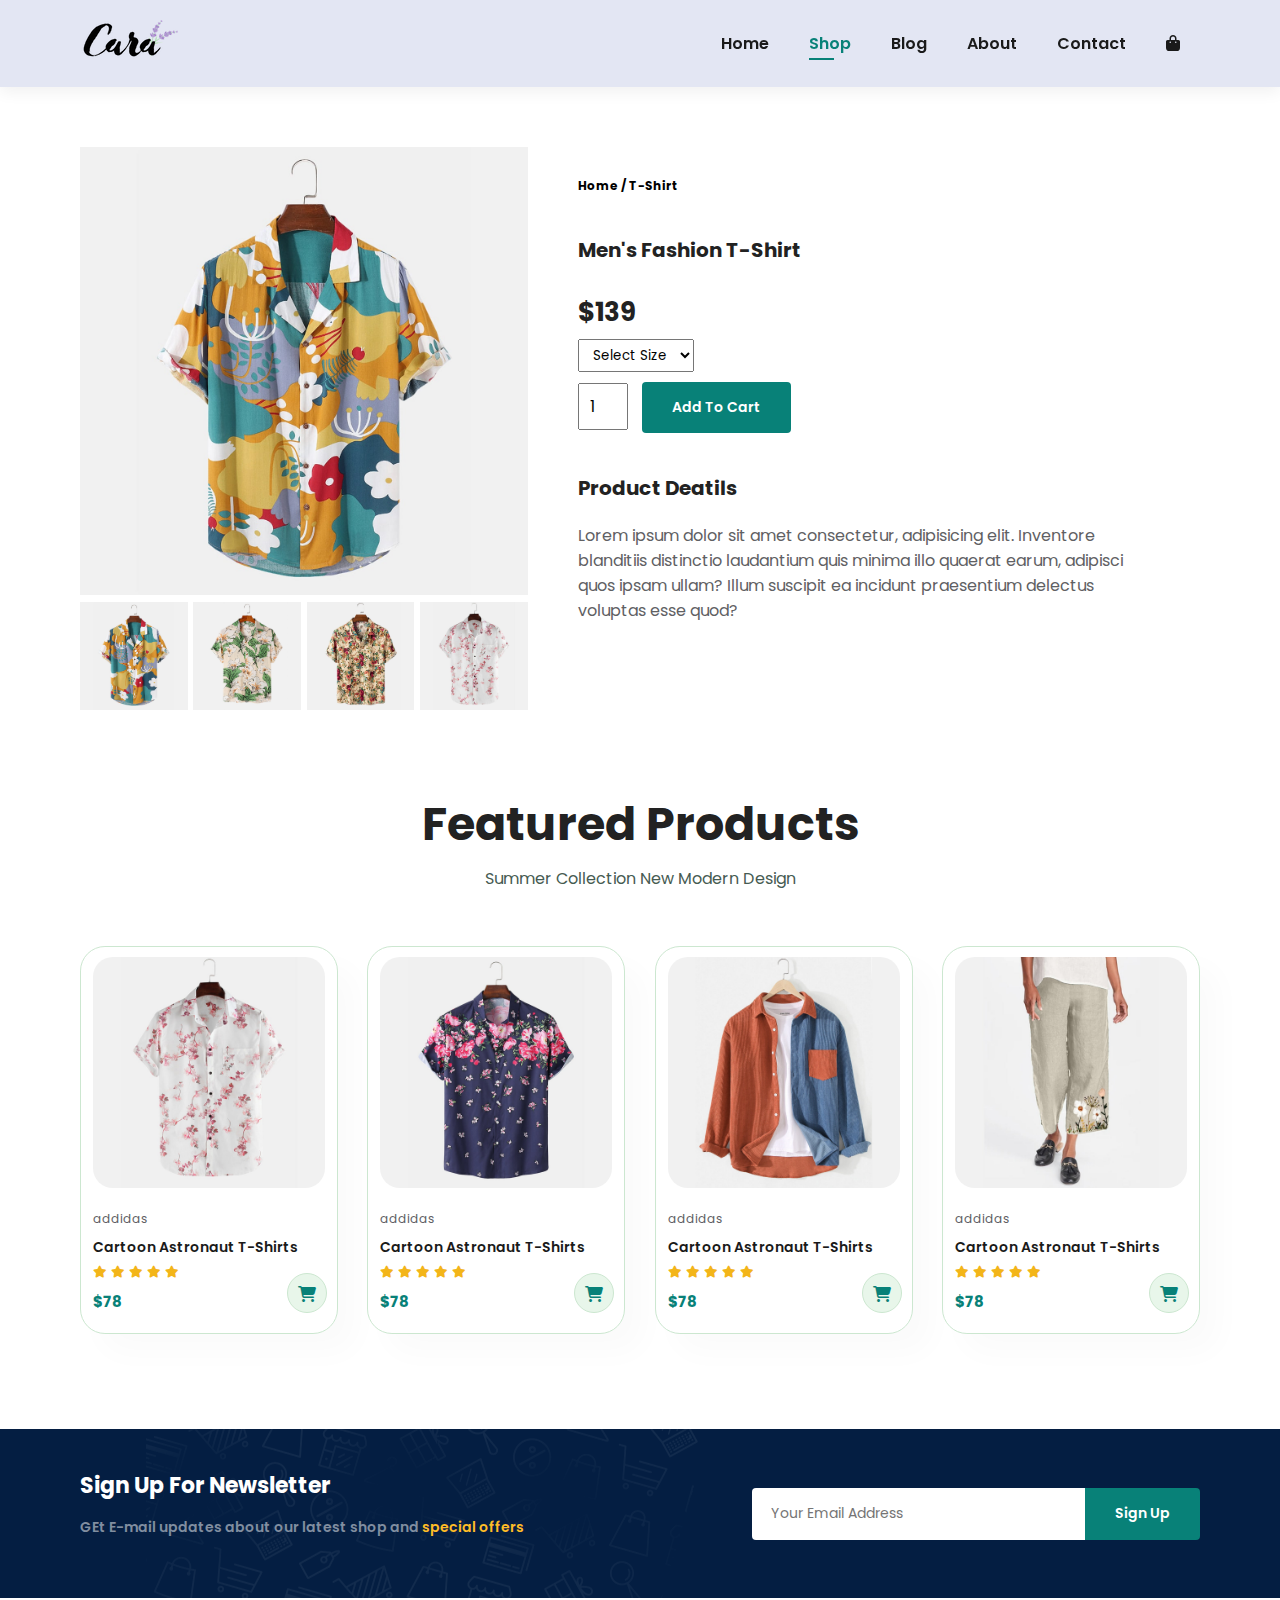
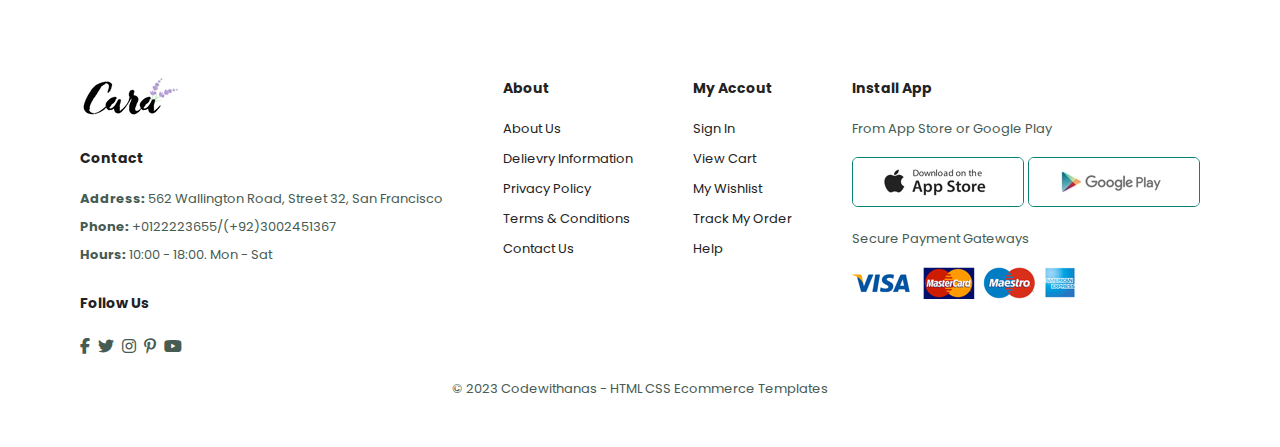
<file: sproduct.html>
<!DOCTYPE html>
<html lang="en">

<head>
    <meta charset="UTF-8">
    <meta http-equiv="X-UA-Compatible" content="IE=edge">
    <meta name="viewport" content="width=device-width, initial-scale=1.0">
    <title>Document</title>
    <link rel="stylesheet" href="https://cdnjs.cloudflare.com/ajax/libs/font-awesome/6.4.0/css/all.min.css" />
    <link rel="stylesheet" href="css/style.css">
    <link rel="stylesheet" href="css/media.css">
</head>

<body>
    <!-- Header  -->

    <section id="header">
        <a href="index.html"><img src="img/logo.png" class="logo" alt=""></a>
        <div>
            <ul id="navbar">
                <li><a href="index.html">Home</a></li>
                <li><a class="active" href="shop.html">Shop</a></li>
                <li><a href="blog.html">Blog</a></li>
                <li><a href="about.html">About</a></li>
                <li><a href="contact.html">Contact</a></li>
                <li><a href="cart.html" id="cart"><i class="fa-solid fa-bag-shopping"></i></a></li>
                <a href="#" id="close"><i class="fas fa-times"></i></a>
            </ul>
        </div>
        <div id="mobile">
            <a href="cart.html"><i class="fa-solid fa-bag-shopping"></i></a>
            <i class="fas fa-outdent" id="bars"></i>
        </div>
    </section>



    <!-- Product Details  -->

    <section id="pro-details" class="section-p1">
        <div class="single-pro-img">
            <img src="img/products/f1.jpg" width="100%" id="MainImg" alt="">
            <div class="small-img-group">
                <div class="small-img-col">
                    <img src="img/products/f1.jpg" width="100%" class="small-img" alt="">
                </div>
                <div class="small-img-col">
                    <img src="img/products/f2.jpg" width="100%" class="small-img" alt="">
                </div>
                <div class="small-img-col">
                    <img src="img/products/f3.jpg" width="100%" class="small-img" alt="">
                </div>
                <div class="small-img-col">
                    <img src="img/products/f4.jpg" width="100%" class="small-img" alt="">
                </div>
            </div>
        </div>
        <div class="single-pro-details">
            <h6>Home / T-Shirt</h6>
            <h4>Men's Fashion T-Shirt</h4>
            <h2>$139</h2>
            <select>
                <option>Select Size</option>
                <option>XL</option>
                <option>XXL</option>
                <option>Small</option>
                <option>Medium</option>
                <option>Large</option>
            </select>
            <input type="number" value="1">
            <button class="normal">Add To Cart</button>
            <h4>Product Deatils</h4>
            <span>Lorem ipsum dolor sit amet consectetur, adipisicing elit. Inventore blanditiis distinctio laudantium
                quis minima illo quaerat earum, adipisci quos ipsam ullam? Illum suscipit ea incidunt praesentium
                delectus voluptas esse quod?
            </span>
        </div>
    </section>

    <!-- Featured Products  -->
    <section id="product-1" class="section-p1">
        <h2>Featured Products</h2>
        <p>Summer Collection New Modern Design</p>
        <div class="pro-container">

            <div class="pro">
                <img src="img/products/f4.jpg" alt="">
                <div class="desc">
                    <span>addidas</span>
                    <h5>Cartoon Astronaut T-Shirts</h5>
                    <div class="star">
                        <i class="fas fa-star"></i>
                        <i class="fas fa-star"></i>
                        <i class="fas fa-star"></i>
                        <i class="fas fa-star"></i>
                        <i class="fas fa-star"></i>
                    </div>
                    <h4>$78</h4>
                </div>
                <a href="#"><i class="fas fa-shopping-cart cart"></i></a>
            </div>

            <div class="pro">
                <img src="img/products/f5.jpg" alt="">
                <div class="desc">
                    <span>addidas</span>
                    <h5>Cartoon Astronaut T-Shirts</h5>
                    <div class="star">
                        <i class="fas fa-star"></i>
                        <i class="fas fa-star"></i>
                        <i class="fas fa-star"></i>
                        <i class="fas fa-star"></i>
                        <i class="fas fa-star"></i>
                    </div>
                    <h4>$78</h4>
                </div>
                <a href="#"><i class="fas fa-shopping-cart cart"></i></a>
            </div>

            <div class="pro">
                <img src="img/products/f6.jpg" alt="">
                <div class="desc">
                    <span>addidas</span>
                    <h5>Cartoon Astronaut T-Shirts</h5>
                    <div class="star">
                        <i class="fas fa-star"></i>
                        <i class="fas fa-star"></i>
                        <i class="fas fa-star"></i>
                        <i class="fas fa-star"></i>
                        <i class="fas fa-star"></i>
                    </div>
                    <h4>$78</h4>
                </div>
                <a href="#"><i class="fas fa-shopping-cart cart"></i></a>
            </div>

            <div class="pro">
                <img src="img/products/f7.jpg" alt="">
                <div class="desc">
                    <span>addidas</span>
                    <h5>Cartoon Astronaut T-Shirts</h5>
                    <div class="star">
                        <i class="fas fa-star"></i>
                        <i class="fas fa-star"></i>
                        <i class="fas fa-star"></i>
                        <i class="fas fa-star"></i>
                        <i class="fas fa-star"></i>
                    </div>
                    <h4>$78</h4>
                </div>
                <a href="#"><i class="fas fa-shopping-cart cart"></i></a>
            </div>
        </div>
    </section>



    <!-- News Letter  -->

    <section id="news-letter" class="section-p1 section-m1">
        <div class="news-text">
            <h4>Sign Up For Newsletter</h4>
            <p>GEt E-mail updates about our latest shop and <span>special offers</span> </p>
        </div>

        <div class="form">
            <input type="text" placeholder="Your Email Address">
            <button class="normal">Sign Up</button>
        </div>
    </section>

    <!-- Footer  -->

    <footer class="section-p1">
        <div class="col">
            <img src="img/logo.png" class="logo" alt="">
            <h4>Contact</h4>
            <p> <strong>Address:</strong> 562 Wallington Road, Street 32, San Francisco</p>
            <p> <strong>Phone:</strong> +0122223655/(+92)3002451367</p>
            <p> <strong>Hours:</strong> 10:00 - 18:00. Mon - Sat</p>

            <div class="follow">
                <h4>Follow Us</h4>
                <div class="icon">
                    <i class="fab fa-facebook-f"></i>
                    <i class="fab fa-twitter"></i>
                    <i class="fab fa-instagram"></i>
                    <i class="fab fa-pinterest-p"></i>
                    <i class="fab fa-youtube"></i>
                </div>
            </div>
        </div>

        <div class="col">
            <h4>About</h4>
            <a href="#">About Us</a>
            <a href="#">Delievry Information</a>
            <a href="#">Privacy Policy</a>
            <a href="#">Terms & Conditions</a>
            <a href="#">Contact Us</a>
        </div>

        <div class="col">
            <h4>My Accout</h4>
            <a href="#">Sign In</a>
            <a href="#">View Cart</a>
            <a href="#">My Wishlist</a>
            <a href="#">Track My Order</a>
            <a href="#">Help</a>
        </div>


        <div class="col install">
            <h4>Install App</h4>
            <p>From App Store or Google Play</p>
            <div class="row">
                <img src="img/pay/app.jpg" alt="">
                <img src="img/pay/play.jpg" alt="">
            </div>
            <p>Secure Payment Gateways</p>
            <img src="img/pay/pay.png" alt="">
        </div>
        <div class="copyright">
            <p>&copy; 2023 Codewithanas - HTML CSS Ecommerce Templates</p>
        </div>

    </footer>



    <script src="main.js"></script>
</body>

</html>
</file>
<file: css/style.css>
@import url('https://fonts.googleapis.com/css2?family=League+Spartan:wght@100;200;300;400;500;600;700;800;900&family=Poppins:wght@300;400;500;600;700;800;900&display=swap');

* {
    margin: 0;
    padding: 0;
    box-sizing: border-box;
    font-family: 'Poppins', sans-serif;
}

h1 {
    font-size: 3.125rem;
    line-height: 4rem;
    color: #222;
}

h2 {
    font-size: 2.875rem;
    line-height: 3.375rem;
    color: #222;
}

h4 {
    font-size: 1.25rem;
    color: #222;
}

h6 {
    font-weight: 700;
    font-size: 0.75rem;
}

p {
    font-size: 1rem;
    color: #465b52;
    margin: 15px 0 20px 0;
}

.section-p1 {
    padding: 2.5rem 5rem;
}

.section-m1 {
    margin: 2.5rem 0;
}

button.normal {
    font-size: 14px;
    font-weight: 600;
    padding: 15px 30px;
    color: #000;
    background-color: #fff;
    border-radius: 4px;
    cursor: pointer;
    border: 0;
    outline: 0;
    transition: all 400ms ease;
}

button.white {
    font-size: 13px;
    font-weight: 600;
    padding: 11px 18px;
    color: #fff;
    background-color: transparent;
    cursor: pointer;
    border: 1px solid #fff;
    outline: 0;
    transition: all 400ms ease;
}

body {
    width: 100%;
}


/* <----------- Header ----------->  */
#header {
    display: flex;
    align-items: center;
    justify-content: space-between;
    padding: 1.25rem 5rem;
    background: #e3e6f3;
    box-shadow: 0 5px 15px rgba(0, 0, 0, 0.06);
    z-index: 999;
    position: sticky;
    top: 0;
    left: 0;
}

#mobile {
    display: none;
    align-items: center;
}

#close {
    display: none;
}

#navbar {
    display: flex;
    align-items: center;
    justify-content: center;
}

#navbar li {
    list-style: none;
    padding: 0 1.25rem;
    position: relative;
}

#navbar li a {
    text-decoration: none;
    font-size: 1rem;
    font-weight: 600;
    color: #1a1a1a;
    transition: all 400ms ease;
}

#navbar li a:hover,
#navbar li a.active {
    color: #088178;
}

#navbar li a.active::after,
#navbar li a:hover::after {
    content: '';
    width: 30%;
    height: 2px;
    background: #088178;
    position: absolute;
    bottom: -4px;
    left: 1.25rem;
}

/* ------ hero -----  */
#hero {
    background-image: url(/img/hero4.png);
    background-position: top 25% right 0;
    background-size: cover;
    height: 90vh;
    width: 100%;
    padding: 0 5rem;
    display: flex;
    align-items: flex-start;
    justify-content: center;
    flex-direction: column;
}

#hero h4 {
    padding-bottom: 15px;
}

#hero h1 {
    color: #088178;
}

#hero button {
    background-image: url(/img/button.png);
    background-color: transparent;
    background-repeat: no-repeat;
    cursor: pointer;
    font-weight: 700;
    font-size: 0.9rem;
    color: #088178;
    border: 0;
    padding: 0.875rem 5rem 0.875rem 4.063rem;
}

/* <----------- Feature ----------->  */
#feature {
    display: flex;
    align-items: center;
    justify-content: space-between;
    flex-wrap: wrap;
}

#feature .fe-box {
    width: 180px;
    text-align: center;
    padding: 1.563rem 0.93rem;
    box-shadow: 1.25rem 1.25rem 2.125rem rgba(0, 0, 0, 0.03);
    border: 1px solid #cce7d0;
    border-radius: 4px;
    margin: 0.93rem 0;
}

#feature .fe-box:hover {
    box-shadow: 0.6256rem 0.625rem 3.375rem rgba(70, 62, 221, 0.1);
}

#feature .fe-box h6 {
    display: inline-block;
    padding: 9px 8px 8px 8px;
    line-height: 1;
    border-radius: 4px;
    color: #088178;
    background-color: #fddde4;
}

#feature .fe-box img {
    width: 100%;
    margin-bottom: 10px;
}

#feature .fe-box:nth-child(2) h6 {
    background-color: #cdebbc;
}

#feature .fe-box:nth-child(3) h6 {
    background-color: #d1e8f2;
}

#feature .fe-box:nth-child(4) h6 {
    background-color: #cdd4f8;
}

#feature .fe-box:nth-child(5) h6 {
    background-color: #f6dbf6;
}

#feature .fe-box:nth-child(6) h6 {
    background-color: #fff2e5;
}


/* <----------- Products ----------->  */
#product-1 {
    text-align: center;
}

#product-1 .pro-container {
    display: flex;
    justify-content: space-between;
    padding-top: 20px;
    flex-wrap: wrap;
}

#product-1 .pro {
    width: 23%;
    min-width: 250px;
    padding: 10px 12px;
    border: 1px solid #cce7d0;
    border-radius: 1.56rem;
    cursor: pointer;
    box-shadow: 1.25rem 1.25rem 1.875rem rgba(0, 0, 0, 0.02);
    margin: 15px 0;
    transition: all 400ms ease;
    position: relative;
}

#product-1 .pro img {
    width: 100%;
    border-radius: 1.25rem;
}

#product-1 .pro:hover {
    box-shadow: 1.25rem 1.25rem 1.875rem rgba(0, 0, 0, 0.06);
}

#product-1 .pro .desc {
    text-align: start;
    padding: 10px 0;
}

#product-1 .pro .desc span {
    color: #606063;
    font-size: 12px;
}

#product-1 .pro .desc h5 {
    padding-top: 7px;
    color: #1a1a1a;
    font-size: 14px;
    font-weight: 600;
}

#product-1 .pro .desc i {
    font-size: 12px;
    color: rgb(243, 181, 25);
}

#product-1 .pro .desc h4 {
    padding-top: 7px;
    font-size: 15px;
    font-weight: 700;
    color: #088178;
}

#product-1 .pro .cart {
    width: 40px;
    height: 40px;
    line-height: 40px;
    border-radius: 50%;
    background-color: #e8f6ea;
    color: #088178;
    border: 1px solid #cce7d0;
    position: absolute;
    bottom: 20px;
    right: 10px;
    transition: all 400ms ease;
}

#product-1 .pro .cart:hover {
    background-color: #088178;
    color: #e8f6ea;
    border: 0;
}


/* <----------- banner ----------->  */
#banner {
    display: flex;
    flex-direction: column;
    justify-content: center;
    align-items: center;
    text-align: center;
    background-image: url(/img/banner/b2.jpg);
    width: 100%;
    height: 40vh;
    background-size: cover;
    background-position: center;
}

#banner h4 {
    color: #fff;
    font-size: 1rem;
}

#banner h2 {
    color: #fff;
    font-size: 1.875rem;
    padding: 10px 0;
}

#banner h2 span {
    color: #ef3636;
}

#banner button:hover {
    background: #088178;
    color: #fff;
}


/* <-----------Small banner ----------->  */

#sm-banner {
    display: flex;
    justify-content: space-between;
    flex-wrap: wrap;
}


#sm-banner .banner-box {
    display: flex;
    flex-direction: column;
    justify-content: center;
    align-items: flex-start;
    background-image: url(/img/banner/b17.jpg);
    min-width: 580px;
    height: 50vh;
    background-size: cover;
    background-position: center;
    padding: 1.875rem;
}

#sm-banner .banner-box-2 {
    background-image: url(/img/banner/b10.jpg);
}

#sm-banner h4 {
    color: #fff;
    font-size: 1.25rem;
    font-weight: 300;
}

#sm-banner h2 {
    color: #fff;
    font-size: 1.75rem;
    font-weight: 800;
}

#sm-banner span {
    color: #fff;
    font-size: 14px;
    font-weight: 500;
    padding-bottom: 15px;
}

#sm-banner .banner-box:hover button {
    background: #088178;
    border: 1px solid #088178;
}

/* <----------- banner-3 ----------->  */
#banner-3 {
    display: flex;
    justify-content: space-between;
    flex-wrap: wrap;
    padding: 0 5rem;
}

#banner-3 .banner-box {
    display: flex;
    flex-direction: column;
    justify-content: center;
    align-items: flex-start;
    background-image: url(/img/banner/b7.jpg);
    min-width: 30%;
    height: 30vh;
    background-size: cover;
    background-position: center;
    padding: 1.875rem;
    margin-bottom: 1.25rem;
}

#banner-3 .banner-box-2 {
    background-image: url(/img/banner/b4.jpg);
}

#banner-3 .banner-box-3 {
    background-image: url(/img/banner/b18.jpg);
}


#banner-3 h2 {
    color: #fff;
    font-weight: 900;
    font-size: 22px;
    text-transform: uppercase;
}

#banner-3 h3 {
    color: #ef3636;
    font-weight: 800;
    font-size: 15px;
}

/* <----------- News Letter ----------->  */
#news-letter {
    display: flex;
    justify-content: space-between;
    flex-wrap: wrap;
    align-items: center;
    background-image: url(/img/banner/b14.png);
    background-repeat: no-repeat;
    background-position: 20% 30%;
    background-color: #041e42;
}

#news-letter .form {
    display: flex;
    width: 40%;
}

#news-letter h4 {
    font-size: 22px;
    font-weight: 700;
    color: #fff;
}

#news-letter p {
    font-size: 14px;
    font-weight: 600;
    color: #818ea0;
}

#news-letter p span {
    color: #ffbd27;
}

#news-letter input {
    height: 3.25rem;
    padding: 0 1.25em;
    font-size: 14px;
    width: 100%;
    border: 1px solid transparent;
    border-radius: 4px;
    outline: none;
    border-top-right-radius: 0;
    border-bottom-right-radius: 0;
}

#news-letter button {
    background-color: #088178;
    color: #fff;
    white-space: nowrap;
    border-top-left-radius: 0;
    border-bottom-left-radius: 0;
}

/* <----------- Footer ----------->  */

footer {
    display: flex;
    flex-wrap: wrap;
    justify-content: space-between;
}

footer .col {
    display: flex;
    flex-direction: column;
    align-items: flex-start;
    margin-bottom: 1.25rem;
}

footer .logo {
    margin-bottom: 1.875rem;
}

footer h4 {
    font-size: 14px;
    padding-bottom: 1.25rem;
}

footer p {
    font-size: 13px;
    margin: 0 0 8px 0;
}

footer a {
    font-size: 13px;
    text-decoration: none;
    margin-bottom: 10px;
    color: #222;
    transition: all 400ms ease;
}

footer .follow {
    margin-top: 1.25rem;
    transition: all 400ms ease;
}

footer .follow i {
    color: #465b52;
    padding-right: 4px;
    cursor: pointer;
}

footer .install .row img {
    border: 1px solid #088178;
    border-radius: 6px;
}

footer .install img {
    margin: 10px 0 15px 0;
}

footer .follow i:hover,
footer a:hover {
    color: #088178;
}

footer .copyright {
    width: 100%;
    text-align: center;
}

/* <----------- Shop Page ----------->  */

#page-header {
    background-image: url(/img/banner/b1.jpg);
    width: 100%;
    height: 40vh;
    background-size: cover;
    display: flex;
    justify-content: center;
    text-align: center;
    flex-direction: column;
    padding: 14px;
}

#page-header h2,
#page-header p {
    color: #fff;
}

#pagination {
    text-align: center;
}

#pagination a {
    text-decoration: none;
    background-color: #088178;
    padding: 15px 20px;
    border-radius: 4px;
    color: #fff;
    font-weight: 600;
}

#pagination a i {
    font-size: 1rem;
    font-weight: 600;
}



/* <-----------  Single Product Page  ----------->  */
#pro-details {
    display: flex;
    margin-top: 1.25rem;
}


#pro-details .single-pro-img {
    width: 40%;
    margin-right: 3.125rem;
}

.small-img-group {
    display: flex;
    justify-content: space-between;
}

.small-img-col {
    flex-basis: 24%;
    cursor: pointer;
}

#pro-details .single-pro-details {
    width: 50%;
    padding-top: 1.875rem;
}

#pro-details .single-pro-details h4 {
    padding: 2.5rem 0 1.25rem 0;
}

#pro-details .single-pro-details h2 {
    font-size: 1.625rem;
}

#pro-details .single-pro-details select {
    display: block;
    padding: 5px 10px;
    margin-bottom: 10px;
}

#pro-details .single-pro-details input {
    width: 50px;
    height: 47px;
    padding-left: 10px;
    font-size: 1rem;
    margin-right: 10px;
}

#pro-details .single-pro-details input:focus {
    outline: none;
}

#pro-details .single-pro-details button {
    background: #088178;
    color: #fff;
}

#pro-details .single-pro-details span {
    line-height: 25px;
    color: #606063;
}

/* <-----------  Blog Page  ----------->  */

#page-header.blog-header {
    background-image: url(/img/banner/b19.jpg);
}

#blog {
    padding: 9.375rem 9.375rem 0 9.375rem;
}

#blog .blog-box {
    display: flex;
    align-items: center;
    width: 100%;
    position: relative;
    padding-bottom: 5.875rem;
}

#blog .blog-img {
    width: 50%;
    margin-right: 2.5rem;
}

#blog img {
    width: 100%;
    height: 300px;
    object-fit: cover;
}

#blog .blog-details {
    width: 50%;
}

#blog .blog-details a {
    text-decoration: none;
    text-transform: uppercase;
    font-size: 12px;
    color: #000;
    font-weight: 600;
    position: relative;
    transition: all 400ms ease;
}

#blog .blog-details a::after {
    content: '';
    width: 50px;
    height: 1px;
    background-color: #000;
    position: absolute;
    top: 8px;
    right: -60px;
}

#blog .blog-details a:hover:after {
    background: #088178;
}

#blog .blog-details a:hover {
    color: #088178;
}

#blog .blog-box h1 {
    position: absolute;
    top: -45px;
    left: 0;
    font-size: 4.375rem;
    font-weight: 700;
    color: #c9cbce;
    z-index: -9;
}

/* <-----------  About Page  ----------->  */

#page-header.about-header {
    background-image: url(/img/about/banner.png);
}

#about-head {
    display: flex;
    align-items: center;
}

#about-head img {
    width: 50%;
    height: auto;
}

#about-head div {
    width: 50%;
    padding-left: 2.5rem;
}

#about-app {
    text-align: center;
}

#about-app .video {
    width: 70%;
    height: 100%;
    margin: 1.875rem auto 0 auto;
}

#about-app .video video {
    width: 100%;
    height: 100%;
    border-radius: 1.25rem;
}


/* <-----------  Contact Page  ----------->  */

#contact-details {
    display: flex;
    align-items: center;
    justify-content: space-between;
}

#contact-details .details {
    width: 40%;
}

#contact-details .details span,
#from-details form span {
    font-size: 12px;
}

#contact-details .details h2,
#from-details form h2 {
    font-size: 1.625rem;
    line-height: 2.125rem;
    padding: 1.25rem 0;
}

#contact-details .details h3 {
    font-size: 1rem;
    padding-bottom: 15px;
}

#contact-details .details li {
    list-style: none;
    display: flex;
    align-items: center;
    padding: 10px 0;
}

#contact-details .details li i {
    font-size: 15px;
    padding-right: 1.325rem;
    color: #606063;
}

#contact-details .details li p {
    margin: 0;
    font-size: 14x;
}

#contact-details .map {
    width: 55%;
    height: 400px;
}

#contact-details .map iframe {
    width: 100%;
    height: 100%;
}

#from-details {
    display: flex;
    justify-content: space-between;
    margin: 1.875rem;
    padding: 5rem;
    border: 1px solid #e1e1e1;
}

#from-details form {
    width: 65%;
    display: flex;
    flex-direction: column;
    align-items: flex-start;
}

#from-details form input,
#from-details form textarea {
    width: 100%;
    padding: 12px 15px;
    outline: none;
    margin-bottom: 1.25rem;
    border: 1px solid #e1e1e1;
}

#from-details form button {
    background: #088178;
    color: #fff;
}

#from-details .people div {
    padding-bottom: 1.565rem;
    display: flex;
    align-items: flex-start;
}

#from-details .people div img {
    width: 65px;
    height: 65px;
    object-fit: cover;
    margin-right: 15px;
}

#from-details .people div p {
    margin: 0;
    font-size: 13px;
    line-height: 25px;
}


#from-details .people div p span {
    display: block;
    font-size: 1rem;
    font-weight: 600;
    color: #000;
}

/* <-----------  Cart Page  ----------->  */

#cart-page {
    overflow-x: auto;
}

#cart-page table {
    width: 100%;
    border-collapse: collapse;
    table-layout: fixed;
    white-space: nowrap;
}

#cart-page table img {
    width: 70px;
}

#cart-page table td:nth-child(1) {
    width: 100px;
    text-align: center;
}

#cart-page table td:nth-child(2) {
    width: 150px;
    text-align: center;
}

#cart-page table td:nth-child(3) {
    width: 250px;
    text-align: center;
}

#cart-page table td:nth-child(4),
#cart-page table td:nth-child(5),
#cart-page table td:nth-child(6) {
    width: 150px;
    text-align: center;
} 

#cart-page table td:nth-child(5) input {
    width: 70px;
    padding: 10px 5px 10px 15px;
}

#cart-page table thead {
    border: 1px solid #e2e9e1;
    border-left: none;
    border-right: none;
}

#cart-page table thead td {
    font-weight: 700;
    text-transform: uppercase;
    font-size: 13px;
    padding: 18px 0;
}

#cart-page table tbody tr td {
    padding-top: 15px;
}

#cart-page table tbody td {
    font-size: 13px;
}

#cart-add {
    display: flex;
    flex-wrap: wrap;
    justify-content: space-between;
}

#coupon {
    width: 50%;    
    margin-bottom: 1.875rem;
}

#coupon h3,
#sub-total h3 {
    padding-bottom: 15px;
}

#coupon input {
    padding: 10px 20px;
    outline: none;
    width: 60%;
    margin-right: 10px;
    border: 1px solid #e2e9e1;
}

#coupon button,
#sub-total button {
    background: #088178;
    color: #fff;
    padding: 12px 20px;
}

#sub-total {
    width: 50%;
    margin-bottom: 1.875rem;
    border: 1px solid #e2e9e1;
    padding: 1.875rem;
}

#sub-total table {
    border-collapse: collapse;
    width: 100%;
    margin-bottom: 1.24rem;
}

#sub-total table td {
    width: 50%;
    border: 1px solid #e2e9e1;
    padding: 10px;
    font-size: 13px;
}
</file>
<file: css/media.css>
/* ------- Media Queries for Tablet Screens ------ */

@media screen and (max-width:850px) {
    /* ------- Home Page ------ */

    .section-p1 {
        padding: 2.5rem 2.5rem;
    }

    #navbar {
        flex-direction: column;
        align-items: flex-start;
        justify-content: flex-start;
        position: fixed;
        top: 0;
        right: -300px;
        height: 100vh;
        width: 300px;
        background: #e3e6f3;
        box-shadow: 0 2.5rem 3.75rem rgba(0, 0, 0, 0.1);
        padding: 5rem 0 0 0.625rem;
        transition: all 400ms ease;
    }

    #navbar.active {
        right: 0px;
    }

    #navbar li {
        margin-bottom: 1.565rem;
    }

    #mobile {
        display: flex;
        align-items: center;
        cursor: pointer;
    }

    #mobile i {
        color: #1a1a1a;
        font-size: 1.5rem;
        padding-left: 1.25rem;
    }

    #close {
        display: initial;
        position: absolute;
        top: 30px;
        left: 30px;
        color: #222;
        font-size: 1.5rem;
    }

    #cart {
        display: none;
    }

    #hero {
        height: 70vh;
        padding: 0 5rem;
        background-position: top 30% right 30%;
    }

    #feature {
        justify-content: center;
    }

    #feature .fe-box {
        margin: 15px 15px;
    }

    #product-1 .pro-container {
        justify-content: center;
    }

    #product-1 .pro {
        margin: 15px;
    }

    #banner {
        height: 20vh;
    }

    #sm-banner .banner-box {
        min-width: 100%;
        height: 30vh;
    }

    #banner-3 {
        padding: 0 2.5rem;
    }

    #banner-3 .banner-box {
        width: 26%;
    }

    #news-letter .form {
        width: 70%;
    }

    /* <-----------  Blog Page  ----------->  */

    #blog {
        padding: 6.25rem 2.5rem 0 2.5rem;
    }

    /* <-----------  About Page  ----------->  */

    #about-head {
        flex-direction: column;
    }

    #about-head img {
        width: 100%;
    }

    #about-head div {
        width: 100%;
    }

    /* <-----------  Contact Page  ----------->  */
    #from-details {
        padding: 2.5rem;
    }
    
    #from-details form {
        width: 50%;
    }

    /* <-----------  Cart Page  ----------->  */



}

/* ------- Media Queries for Mobile Screens ------ */

@media screen and (max-width:477px) {

    /* <-----------  Home Page  ----------->  */

    .section-p1 {
        padding: 1.25rem;
    }

    #header {
        padding: 10px 30px;
    }

    h1 {
        font-size: 2.375rem;
    }

    h2 {
        font-size: 2rem;
    }

    #hero {
        padding: 0 1.25rem;
        background-position: 55%;
    }

    #feature {
        justify-content: space-between;
    }

    #feature .fe-box {
        width: 155px;
        margin: 0 0 15px 0;
    }


    #product-1 .pro {
        width: 100%;
    }

    #banner {
        height: 40vh;
    }

    #sm-banner .banner-box-2 {
        margin-top: 1.25rem;
    }

    #banner-3 {
        padding: 0 1.25rem;
    }

    #banner-3 .banner-box {
        width: 100%;
    }

    #news-letter {
        padding: 2.5rem 1.25rem;
    }

    #news-letter .form {
        width: 100%;
    }

    footer .copyright {
        text-align: start;
    }

    /* <-----------  Single Product Page  ----------->  */

    #pro-details {
        flex-direction: column;
    }

    #pro-details .single-pro-img {
        width: 100%;
    }

    #pro-details .single-pro-details {
        width: 100%;
    }

    /* <----------- Blog Page  ----------->  */

    #blog {
        padding: 6.25rem 1.25rem 0 1.25rem;
    }

    #blog .blog-box {
        flex-direction: column;
        align-items: flex-start;
    }

    #blog .blog-img {
        width: 100%;
        margin-right: 0;
        margin-bottom: 1.875rem;
    }

    #blog .blog-details {
        width: 100%;
    }

    /* <-----------  About Page  ----------->  */

    #about-app .video {
        width: 100%;
    }

    #about-head img {
        margin-bottom: 1.25rem;
    }

    #about-head div {
        padding-left: 0;
    }

    /* <-----------  Contact Page  ----------->  */

    #contact-details {
        flex-direction: column;
    }

    #contact-details .details {
        width: 100%;
        margin-bottom: 1.875rem;
    }

    #contact-details .map {
        width: 100%;
    }

    #from-details {
        flex-direction: column;
        margin: 10px;
        padding: 1.875rem 10px;
        flex-wrap: wrap;
    }

    #from-details form {
        width: 100%;
    }

    #from-details .people {
        padding-top: 2rem;
    }

    #from-details .people div {
        width: 100%;
    }

    /* <-----------  Cart Page  ----------->  */


    #cart-add {
        flex-direction: column;
    }

    #coupon {
        width: 100%;
    }

    #sub-total {
        width: 100%;
        padding: 1.25rem;
    }


}
</file>
